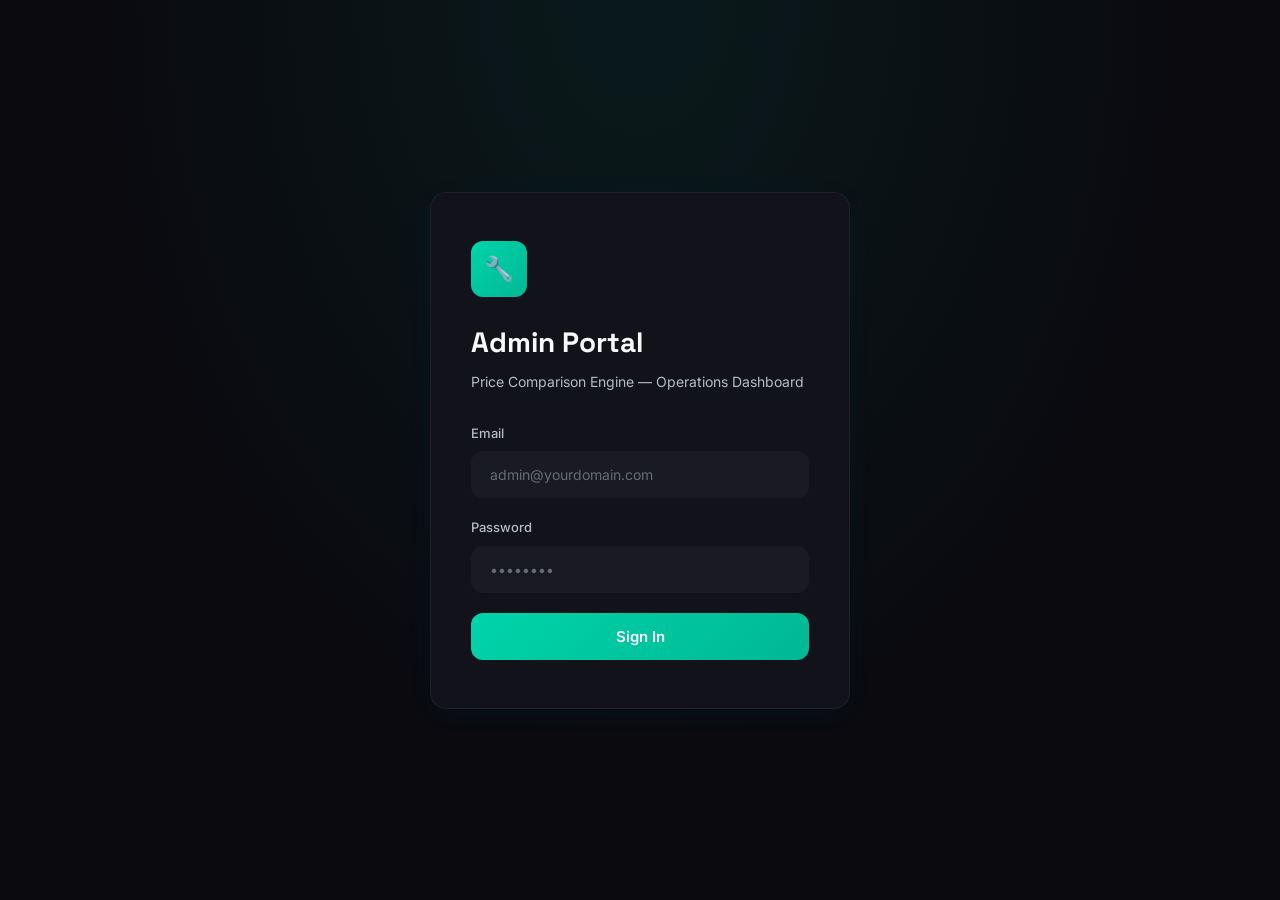
<file: app/frontend/admin/index.html>
<!DOCTYPE html>
<html lang="en">
<head>
  <meta charset="UTF-8">
  <meta name="viewport" content="width=device-width, initial-scale=1.0">
  <title>PCE Admin Panel</title>
  <link rel="stylesheet" href="admin.css">
  <link rel="preconnect" href="https://fonts.googleapis.com">
  <link href="https://fonts.googleapis.com/css2?family=Inter:wght@400;500;600;700&family=Space+Grotesk:wght@500;600;700&display=swap" rel="stylesheet">
</head>
<body>
  <div id="app">
    <!-- Login Screen -->
    <div id="login-view" class="view active">
      <div class="login-card">
        <div class="login-icon">🔧</div>
        <h1>Admin Portal</h1>
        <p class="login-subtitle">Price Comparison Engine — Operations Dashboard</p>
        <form id="login-form">
          <div class="field-group">
            <label>Email</label>
            <input type="email" id="login-email" placeholder="admin@yourdomain.com" required>
          </div>
          <div class="field-group">
            <label>Password</label>
            <input type="password" id="login-password" placeholder="••••••••" required>
          </div>
          <div id="login-error" class="error-banner hidden"></div>
          <button type="submit" id="login-btn" class="btn-primary">
            <span class="btn-text">Sign In</span>
            <span class="btn-spinner hidden">⟳</span>
          </button>
        </form>
      </div>
    </div>

    <!-- Main Dashboard -->
    <div id="dashboard-view" class="view">
      <!-- Sidebar -->
      <aside class="sidebar">
        <div class="sidebar-brand">
          <div class="brand-icon">⚡</div>
          <div class="brand-text">PCE Admin</div>
        </div>
        <nav class="sidebar-nav">
          <a href="#" class="nav-item active" data-page="review">
            <span class="nav-icon">📋</span>
            <span>Review Queue</span>
            <span id="badge-review" class="nav-badge hidden">0</span>
          </a>
          <a href="#" class="nav-item" data-page="compliance">
            <span class="nav-icon">⚖️</span>
            <span>Compliance</span>
          </a>
          <a href="#" class="nav-item" data-page="domains">
            <span class="nav-icon">🌐</span>
            <span>Domains</span>
          </a>
          <a href="#" class="nav-item" data-page="system">
            <span class="nav-icon">📊</span>
            <span>System</span>
          </a>
        </nav>
        <div class="sidebar-footer">
          <div class="user-pill">
            <span id="user-email">admin</span>
            <button id="logout-btn" class="btn-ghost" title="Logout">🚪</button>
          </div>
        </div>
      </aside>

      <!-- Content Area -->
      <main class="main-content">
        <!-- Top Bar -->
        <header class="top-bar">
          <h2 id="page-title">Review Queue</h2>
          <div class="top-actions">
            <button id="refresh-btn" class="btn-ghost" title="Refresh">🔄</button>
            <div class="api-status" id="api-status">
              <span class="status-dot online"></span>
              <span class="status-text">Online</span>
            </div>
          </div>
        </header>

        <!-- Pages -->
        <div class="page-container">
          <!-- Review Queue Page -->
          <div id="page-review" class="page active">
            <div class="toolbar">
              <div class="search-box">
                <span class="search-icon">🔍</span>
                <input type="text" id="review-search" placeholder="Search vendor or product...">
              </div>
              <div class="toolbar-actions">
                <button id="bulk-approve-btn" class="btn-success" disabled>
                  ✓ Approve Selected
                </button>
                <button id="bulk-reject-btn" class="btn-danger" disabled>
                  ✕ Reject Selected
                </button>
              </div>
            </div>
            <div id="review-empty" class="empty-state hidden">
              <div class="empty-icon">✅</div>
              <h3>Queue is Clear</h3>
              <p>All pending matches have been reviewed.</p>
            </div>
            <div id="review-list" class="review-list"></div>
          </div>

          <!-- Compliance Page -->
          <div id="page-compliance" class="page">
            <div class="compliance-grid">
              <div class="panel">
                <h3>Scraping Governance</h3>
                <div class="toggle-list">
                  <label class="toggle-row">
                    <span class="toggle-label">
                      <strong>Master Scraping Switch</strong>
                      <span class="toggle-desc">Enable/disable all scraping tasks globally</span>
                    </span>
                    <label class="switch">
                      <input type="checkbox" id="toggle-scraping">
                      <span class="slider"></span>
                    </label>
                  </label>
                  <label class="toggle-row">
                    <span class="toggle-label">
                      <strong>Enforce robots.txt</strong>
                      <span class="toggle-desc">Abort scrape if robots.txt disallows</span>
                    </span>
                    <label class="switch">
                      <input type="checkbox" id="toggle-robots">
                      <span class="slider"></span>
                    </label>
                  </label>
                  <label class="toggle-row">
                    <span class="toggle-label">
                      <strong>Domain Allowlist</strong>
                      <span class="toggle-desc">Only scrape explicitly allow-listed domains</span>
                    </span>
                    <label class="switch">
                      <input type="checkbox" id="toggle-allowlist">
                      <span class="slider"></span>
                    </label>
                  </label>
                </div>
              </div>
              <div class="panel">
                <h3>Rate Limits</h3>
                <div class="field-group">
                  <label>Default Scrape RPM (requests per minute)</label>
                  <input type="number" id="input-rpm" min="1" max="120" value="6">
                  <span class="field-hint">Recommended: 6 for polite scraping, 30 for aggressive</span>
                </div>
                <button id="save-compliance-btn" class="btn-primary">Save Settings</button>
                <div id="compliance-toast" class="toast hidden"></div>
              </div>
              <div class="panel panel-wide">
                <h3>Current Configuration</h3>
                <pre id="compliance-json" class="code-block">Loading...</pre>
              </div>
            </div>
          </div>

          <!-- Domains Page -->
          <div id="page-domains" class="page">
            <div class="toolbar">
              <div class="search-box">
                <span class="search-icon">🔍</span>
                <input type="text" id="domain-search" placeholder="Search domain or vendor...">
              </div>
            </div>
            <div class="table-container">
              <table class="data-table" id="domains-table">
                <thead>
                  <tr>
                    <th>Vendor</th>
                    <th>Domain</th>
                    <th>Active</th>
                    <th>Scraping</th>
                    <th>RPM</th>
                    <th>robots.txt</th>
                    <th>Selectors</th>
                    <th>Actions</th>
                  </tr>
                </thead>
                <tbody id="domains-tbody">
                  <tr><td colspan="8" class="table-loading">Loading domains...</td></tr>
                </tbody>
              </table>
            </div>
          </div>

          <!-- System Page -->
          <div id="page-system" class="page">
            <div class="system-grid">
              <div class="panel">
                <h3>API Health</h3>
                <div id="health-api" class="health-card">
                  <span class="health-status loading">Checking...</span>
                </div>
              </div>
              <div class="panel">
                <h3>Agent Orchestrator</h3>
                <div id="health-agents" class="health-card">
                  <span class="health-status loading">Checking...</span>
                </div>
              </div>
              <div class="panel panel-wide">
                <h3>Raw Health Response</h3>
                <pre id="health-raw" class="code-block">Loading...</pre>
              </div>
            </div>
          </div>
        </div>
      </main>
    </div>
  </div>

  <!-- Toast Container -->
  <div id="toast-container"></div>

  <script src="admin.js"></script>
</body>
</html>
</file>
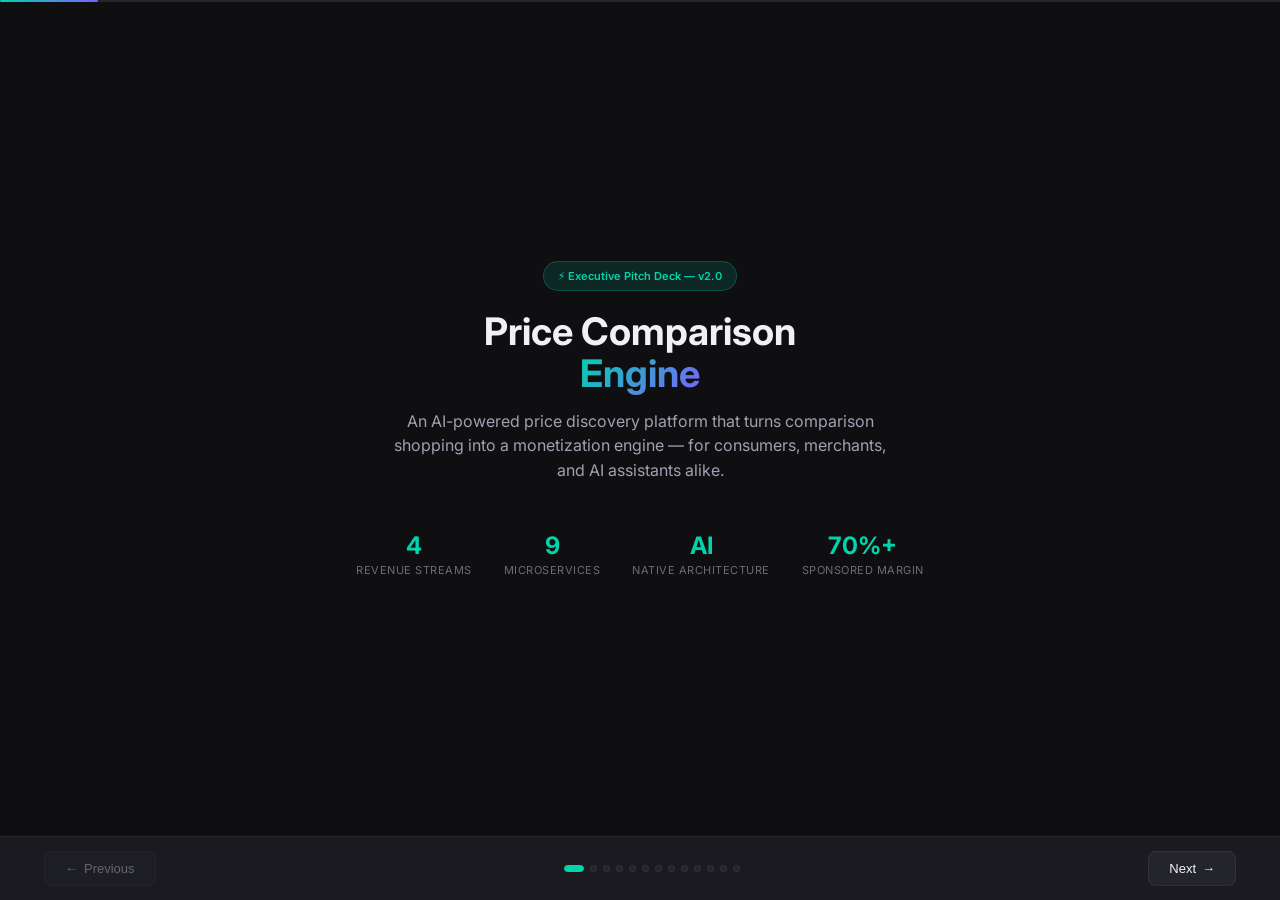
<file: docs/PCE_Executive_Pitch_Deck.html>
<!DOCTYPE html>
<html lang="en">
<head>
<meta charset="UTF-8">
<meta name="viewport" content="width=device-width, initial-scale=1.0">
<title>PCE Executive Pitch Deck</title>
<style>
  @import url('https://fonts.googleapis.com/css2?family=Inter:wght@400;500;600;700&display=swap');

  :root {
    --bg: #0f0f12;
    --surface: #1a1a20;
    --surface-elevated: #24242c;
    --border: rgba(255,255,255,0.06);
    --text-primary: #f0f0f5;
    --text-secondary: #a0a0b0;
    --text-muted: #6b6b7b;
    --accent: #00d4aa;
    --accent-dim: rgba(0,212,170,0.12);
    --accent-glow: rgba(0,212,170,0.25);
    --danger: #ff6b6b;
    --warning: #f0c040;
    --positive: #00d4aa;
    --purple: #7b61ff;
    --purple-dim: rgba(123,97,255,0.12);
  }

  * { box-sizing: border-box; margin: 0; padding: 0; }

  body {
    font-family: 'Inter', system-ui, -apple-system, sans-serif;
    background: var(--bg);
    color: var(--text-primary);
    min-height: 100vh;
    overflow: hidden;
  }

  .deck-container {
    display: flex;
    flex-direction: column;
    height: 100vh;
  }

  .slide {
    display: none;
    flex: 1;
    padding: 36px 44px;
    animation: fadeIn 0.5s ease-out;
    overflow-y: auto;
  }
  .slide.active { display: flex; flex-direction: column; }

  @keyframes fadeIn {
    from { opacity: 0; transform: translateY(16px); }
    to { opacity: 1; transform: translateY(0); }
  }

  @keyframes float {
    0%, 100% { transform: translateY(0); }
    50% { transform: translateY(-6px); }
  }

  @keyframes pulse {
    0%, 100% { opacity: 1; }
    50% { opacity: 0.5; }
  }

  .slide-header {
    display: flex;
    align-items: center;
    justify-content: space-between;
    margin-bottom: 28px;
    padding-bottom: 14px;
    border-bottom: 1px solid var(--border);
  }

  .slide-number {
    font-size: 11px;
    color: var(--text-muted);
    font-weight: 600;
    letter-spacing: 1px;
    text-transform: uppercase;
  }

  .slide-title {
    font-size: 26px;
    font-weight: 700;
    color: var(--text-primary);
    line-height: 1.2;
  }

  .slide-subtitle {
    font-size: 15px;
    color: var(--text-secondary);
    margin-top: 6px;
    line-height: 1.5;
  }

  .card-grid {
    display: grid;
    grid-template-columns: repeat(auto-fit, minmax(240px, 1fr));
    gap: 14px;
    margin-top: 20px;
  }

  .card {
    background: var(--surface);
    border: 1px solid var(--border);
    border-radius: 10px;
    padding: 20px;
    transition: all 0.25s ease;
  }
  .card:hover {
    border-color: var(--accent-glow);
    transform: translateY(-2px);
  }

  .card-icon {
    width: 40px;
    height: 40px;
    border-radius: 8px;
    display: flex;
    align-items: center;
    justify-content: center;
    font-size: 18px;
    margin-bottom: 12px;
  }

  .card-title {
    font-size: 14px;
    font-weight: 600;
    color: var(--text-primary);
    margin-bottom: 6px;
  }

  .card-desc {
    font-size: 12px;
    color: var(--text-secondary);
    line-height: 1.55;
  }

  .tag {
    display: inline-flex;
    align-items: center;
    gap: 5px;
    padding: 3px 8px;
    border-radius: 5px;
    font-size: 10px;
    font-weight: 600;
    letter-spacing: 0.3px;
  }
  .tag-accent { background: var(--accent-dim); color: var(--accent); }
  .tag-revenue { background: var(--purple-dim); color: #a78bfa; }
  .tag-ai { background: rgba(240,192,64,0.12); color: var(--warning); }
  .tag-live { background: var(--accent-dim); color: var(--positive); }

  .metric-row {
    display: flex;
    gap: 16px;
    margin-top: 20px;
    flex-wrap: wrap;
  }

  .metric {
    flex: 1;
    min-width: 140px;
    background: var(--surface);
    border: 1px solid var(--border);
    border-radius: 10px;
    padding: 20px;
    text-align: center;
  }

  .metric-value {
    font-size: 32px;
    font-weight: 700;
    color: var(--accent);
    line-height: 1;
  }

  .metric-label {
    font-size: 11px;
    color: var(--text-muted);
    margin-top: 6px;
    text-transform: uppercase;
    letter-spacing: 0.5px;
  }

  .timeline {
    position: relative;
    margin-top: 20px;
    padding-left: 24px;
  }

  .timeline::before {
    content: '';
    position: absolute;
    left: 6px;
    top: 0;
    bottom: 0;
    width: 2px;
    background: linear-gradient(to bottom, var(--accent), transparent);
    border-radius: 2px;
  }

  .timeline-item {
    position: relative;
    margin-bottom: 20px;
    padding-left: 18px;
  }

  .timeline-item::before {
    content: '';
    position: absolute;
    left: -22px;
    top: 3px;
    width: 9px;
    height: 9px;
    border-radius: 50%;
    background: var(--accent);
    box-shadow: 0 0 0 3px var(--accent-dim);
  }

  .timeline-item.past::before { background: var(--text-muted); box-shadow: 0 0 0 3px rgba(107,107,123,0.2); }
  .timeline-item.current::before { background: var(--warning); box-shadow: 0 0 0 3px rgba(240,192,64,0.2); animation: pulse 2s infinite; }

  .timeline-title { font-size: 14px; font-weight: 600; color: var(--text-primary); }
  .timeline-meta { font-size: 11px; color: var(--text-muted); margin-top: 2px; }
  .timeline-desc { font-size: 12px; color: var(--text-secondary); margin-top: 5px; line-height: 1.5; }

  .revenue-bar {
    display: flex;
    align-items: center;
    gap: 14px;
    margin-top: 10px;
    padding: 14px 18px;
    background: var(--surface);
    border: 1px solid var(--border);
    border-radius: 8px;
  }

  .revenue-bar-fill {
    flex: 1;
    height: 7px;
    background: var(--surface-elevated);
    border-radius: 4px;
    overflow: hidden;
  }

  .revenue-bar-inner {
    height: 100%;
    border-radius: 4px;
    transition: width 1s ease-out;
  }

  .revenue-amount {
    font-size: 14px;
    font-weight: 600;
    color: var(--text-primary);
    min-width: 70px;
    text-align: right;
  }

  .revenue-label {
    font-size: 12px;
    color: var(--text-secondary);
    min-width: 130px;
  }

  .usp-grid {
    display: grid;
    grid-template-columns: repeat(2, 1fr);
    gap: 14px;
    margin-top: 20px;
  }

  .usp-item {
    display: flex;
    gap: 14px;
    padding: 18px;
    background: var(--surface);
    border: 1px solid var(--border);
    border-radius: 10px;
  }

  .usp-number {
    width: 32px;
    height: 32px;
    border-radius: 8px;
    background: var(--accent-dim);
    color: var(--accent);
    display: flex;
    align-items: center;
    justify-content: center;
    font-size: 12px;
    font-weight: 700;
    flex-shrink: 0;
  }

  .usp-content h4 { font-size: 13px; font-weight: 600; color: var(--text-primary); margin-bottom: 3px; }
  .usp-content p { font-size: 11px; color: var(--text-secondary); line-height: 1.5; }

  .tech-stack {
    display: flex;
    flex-wrap: wrap;
    gap: 8px;
    margin-top: 16px;
  }

  .tech-pill {
    padding: 6px 12px;
    background: var(--surface-elevated);
    border: 1px solid var(--border);
    border-radius: 6px;
    font-size: 11px;
    color: var(--text-secondary);
    font-weight: 500;
  }

  .hero-section {
    text-align: center;
    padding: 48px 16px;
    flex: 1;
    display: flex;
    flex-direction: column;
    justify-content: center;
    align-items: center;
  }

  .hero-badge {
    display: inline-flex;
    align-items: center;
    gap: 6px;
    padding: 7px 14px;
    background: var(--accent-dim);
    border: 1px solid var(--accent-glow);
    border-radius: 100px;
    font-size: 11px;
    font-weight: 600;
    color: var(--accent);
    margin-bottom: 20px;
    animation: float 3s ease-in-out infinite;
  }

  .hero-title {
    font-size: 38px;
    font-weight: 700;
    color: var(--text-primary);
    line-height: 1.1;
    margin-bottom: 14px;
  }

  .hero-title span {
    background: linear-gradient(135deg, var(--accent), var(--purple));
    -webkit-background-clip: text;
    -webkit-text-fill-color: transparent;
    background-clip: text;
  }

  .hero-subtitle {
    font-size: 16px;
    color: var(--text-secondary);
    max-width: 520px;
    line-height: 1.55;
    margin-bottom: 32px;
  }

  .hero-stats {
    display: flex;
    gap: 32px;
    margin-top: 16px;
  }

  .hero-stat-value { font-size: 24px; font-weight: 700; color: var(--accent); }
  .hero-stat-label { font-size: 11px; color: var(--text-muted); margin-top: 3px; text-transform: uppercase; letter-spacing: 0.5px; }

  .problem-visual {
    display: flex;
    gap: 16px;
    margin-top: 28px;
    align-items: stretch;
  }

  .problem-card {
    flex: 1;
    padding: 24px;
    background: var(--surface);
    border: 1px solid var(--border);
    border-radius: 10px;
    text-align: center;
  }

  .problem-card .emoji { font-size: 36px; margin-bottom: 14px; display: block; }
  .problem-card h3 { font-size: 15px; font-weight: 600; color: var(--text-primary); margin-bottom: 6px; }
  .problem-card p { font-size: 12px; color: var(--text-secondary); line-height: 1.5; }

  .arrow-connector {
    display: flex;
    align-items: center;
    justify-content: center;
    color: var(--accent);
    font-size: 20px;
    font-weight: bold;
  }

  .solution-banner {
    background: linear-gradient(135deg, var(--accent-dim), var(--purple-dim));
    border: 1px solid var(--accent-glow);
    border-radius: 10px;
    padding: 20px 28px;
    margin-top: 20px;
    display: flex;
    align-items: center;
    gap: 16px;
  }

  .solution-banner .icon {
    width: 44px;
    height: 44px;
    background: var(--accent);
    border-radius: 10px;
    display: flex;
    align-items: center;
    justify-content: center;
    font-size: 22px;
    flex-shrink: 0;
  }

  .solution-banner h3 { font-size: 16px; font-weight: 600; color: var(--text-primary); margin-bottom: 3px; }
  .solution-banner p { font-size: 13px; color: var(--text-secondary); }

  .feature-showcase {
    display: grid;
    grid-template-columns: 1fr 1fr;
    gap: 16px;
    margin-top: 20px;
  }

  .feature-list {
    list-style: none;
    margin-top: 10px;
  }

  .feature-list li {
    display: flex;
    align-items: flex-start;
    gap: 8px;
    padding: 6px 0;
    font-size: 12px;
    color: var(--text-secondary);
    border-bottom: 1px solid var(--border);
  }
  .feature-list li:last-child { border-bottom: none; }
  .feature-list .check { color: var(--accent); font-weight: bold; flex-shrink: 0; margin-top: 1px; }

  .roi-table {
    width: 100%;
    border-collapse: collapse;
    margin-top: 16px;
    font-size: 12px;
  }

  .roi-table th {
    text-align: left;
    padding: 10px 14px;
    color: var(--text-muted);
    font-weight: 600;
    text-transform: uppercase;
    font-size: 10px;
    letter-spacing: 0.5px;
    border-bottom: 1px solid var(--border);
  }

  .roi-table td {
    padding: 12px 14px;
    color: var(--text-secondary);
    border-bottom: 1px solid var(--border);
  }

  .roi-table tr:hover td { background: var(--surface-elevated); }
  .roi-table .highlight { color: var(--accent); font-weight: 600; }

  .bottom-nav {
    display: flex;
    align-items: center;
    justify-content: space-between;
    padding: 14px 44px;
    background: var(--surface);
    border-top: 1px solid var(--border);
  }

  .nav-btn {
    padding: 9px 20px;
    border-radius: 8px;
    border: 1px solid var(--border);
    background: var(--surface-elevated);
    color: var(--text-primary);
    font-size: 13px;
    font-weight: 500;
    cursor: pointer;
    transition: all 0.2s ease;
    display: flex;
    align-items: center;
    gap: 6px;
  }
  .nav-btn:hover { border-color: var(--accent-glow); background: var(--accent-dim); }
  .nav-btn:disabled { opacity: 0.35; cursor: not-allowed; }

  .nav-dots { display: flex; gap: 6px; }

  .nav-dot {
    width: 7px;
    height: 7px;
    border-radius: 50%;
    background: var(--surface-elevated);
    border: 1px solid var(--border);
    cursor: pointer;
    transition: all 0.2s ease;
  }
  .nav-dot.active { background: var(--accent); border-color: var(--accent); width: 20px; border-radius: 4px; }

  .progress-bar { height: 2px; background: var(--surface-elevated); }
  .progress-fill { height: 100%; background: linear-gradient(90deg, var(--accent), var(--purple)); transition: width 0.35s ease; border-radius: 2px; }

  .two-col { display: grid; grid-template-columns: 1fr 1fr; gap: 16px; margin-top: 20px; }

  .info-box {
    background: var(--surface);
    border: 1px solid var(--border);
    border-radius: 10px;
    padding: 18px;
  }
  .info-box h4 { font-size: 13px; font-weight: 600; color: var(--text-primary); margin-bottom: 10px; display: flex; align-items: center; gap: 7px; }
  .info-box p, .info-box li { font-size: 12px; color: var(--text-secondary); line-height: 1.55; }
  .info-box ul { list-style: none; padding: 0; margin-top: 8px; }
  .info-box li { padding: 3px 0; padding-left: 14px; position: relative; }
  .info-box li::before { content: '—'; position: absolute; left: 0; color: var(--accent); }

  .phase-card {
    background: var(--surface);
    border: 1px solid var(--border);
    border-radius: 10px;
    padding: 20px;
    margin-top: 14px;
  }
  .phase-header { display: flex; align-items: center; justify-content: space-between; margin-bottom: 14px; }
  .phase-title { font-size: 14px; font-weight: 600; color: var(--text-primary); }
  .phase-duration { font-size: 11px; color: var(--text-muted); background: var(--surface-elevated); padding: 3px 10px; border-radius: 5px; }
  .phase-cost { font-size: 18px; font-weight: 700; color: var(--accent); margin-bottom: 10px; }
  .phase-items { display: flex; flex-wrap: wrap; gap: 6px; }
  .phase-item { padding: 5px 10px; background: var(--surface-elevated); border-radius: 5px; font-size: 11px; color: var(--text-secondary); }

  .ai-feature {
    display: flex;
    align-items: flex-start;
    gap: 14px;
    padding: 16px;
    background: var(--surface);
    border: 1px solid var(--border);
    border-radius: 10px;
    margin-top: 10px;
  }
  .ai-icon {
    width: 40px;
    height: 40px;
    border-radius: 8px;
    background: linear-gradient(135deg, var(--accent-dim), var(--purple-dim));
    display: flex;
    align-items: center;
    justify-content: center;
    font-size: 18px;
    flex-shrink: 0;
  }
  .ai-content h4 { font-size: 14px; font-weight: 600; color: var(--text-primary); margin-bottom: 3px; }
  .ai-content p { font-size: 12px; color: var(--text-secondary); line-height: 1.5; }

  @media (max-width: 768px) {
    .slide { padding: 20px; }
    .hero-title { font-size: 28px; }
    .usp-grid, .feature-showcase, .two-col { grid-template-columns: 1fr; }
    .problem-visual { flex-direction: column; }
    .arrow-connector { transform: rotate(90deg); padding: 8px 0; }
    .metric-row { flex-direction: column; }
    .bottom-nav { padding: 12px 20px; }
    .hero-stats { gap: 20px; flex-wrap: wrap; justify-content: center; }
  }
</style>
</head>
<body>
<div class="deck-container">
  <div class="progress-bar"><div class="progress-fill" id="progressFill" style="width:7.7%"></div></div>

  <!-- SLIDE 1: Cover -->
  <div class="slide active" data-slide="0">
    <div class="hero-section">
      <div class="hero-badge">&#9889; Executive Pitch Deck &mdash; v2.0</div>
      <h1 class="hero-title">Price Comparison<br><span>Engine</span></h1>
      <p class="hero-subtitle">An AI-powered price discovery platform that turns comparison shopping into a monetization engine &mdash; for consumers, merchants, and AI assistants alike.</p>
      <div class="hero-stats">
        <div class="hero-stat"><div class="hero-stat-value">4</div><div class="hero-stat-label">Revenue Streams</div></div>
        <div class="hero-stat"><div class="hero-stat-value">9</div><div class="hero-stat-label">Microservices</div></div>
        <div class="hero-stat"><div class="hero-stat-value">AI</div><div class="hero-stat-label">Native Architecture</div></div>
        <div class="hero-stat"><div class="hero-stat-value">70%+</div><div class="hero-stat-label">Sponsored Margin</div></div>
      </div>
    </div>
  </div>

  <!-- SLIDE 2: Problem -->
  <div class="slide" data-slide="1">
    <div class="slide-header">
      <div>
        <div class="slide-number">01 / The Problem</div>
        <h2 class="slide-title">Why Price Comparison Still Hurts</h2>
      </div>
    </div>
    <div class="problem-visual">
      <div class="problem-card">
        <span class="emoji">&#128269;</span>
        <h3>Fragmented Discovery</h3>
        <p>Shoppers open 8&ndash;12 tabs to compare prices. No single platform offers real-time, trustable price grids across all major vendors.</p>
      </div>
      <div class="arrow-connector">&rarr;</div>
      <div class="problem-card">
        <span class="emoji">&#128200;</span>
        <h3>Stale Data</h3>
        <p>Most aggregators update once a day. Flash sales, stock-outs, and price drops are missed &mdash; costing users real money.</p>
      </div>
      <div class="arrow-connector">&rarr;</div>
      <div class="problem-card">
        <span class="emoji">&#128176;</span>
        <h3>Zero Monetization</h3>
        <p>Scraped data is a commodity. Platforms bleed money on infrastructure without converting traffic into revenue.</p>
      </div>
    </div>
    <div class="solution-banner">
      <div class="icon">&#127919;</div>
      <div>
        <h3>PCE is the Solution</h3>
        <p>Real-time scraping every 5 minutes. AI-powered buy recommendations. Four revenue streams built in from day one. Not just a price list &mdash; a price <em>intelligence</em> platform.</p>
      </div>
    </div>
  </div>

  <!-- SLIDE 3: Product Overview -->
  <div class="slide" data-slide="2">
    <div class="slide-header">
      <div>
        <div class="slide-number">02 / Product Overview</div>
        <h2 class="slide-title">What PCE Actually Does</h2>
        <p class="slide-subtitle">Think of it as a Bloomberg Terminal for retail prices &mdash; built for consumers, merchants, and AI agents.</p>
      </div>
    </div>
    <div class="card-grid">
      <div class="card">
        <div class="card-icon" style="background:var(--accent-dim);color:var(--accent);">&#128241;</div>
        <div class="card-title">Consumer Mobile App</div>
        <div class="card-desc">Flutter cross-platform app with OCR receipt scanning, price history charts, watchlists, and AI buy-timing insights.</div>
      </div>
      <div class="card">
        <div class="card-icon" style="background:var(--purple-dim);color:#a78bfa;">&#128187;</div>
        <div class="card-title">Real-Time API Backend</div>
        <div class="card-desc">FastAPI server with 9 microservices. Scrapes prices every 5 min via Playwright browsers. Serves data to app, web, and partners.</div>
      </div>
      <div class="card">
        <div class="card-icon" style="background:rgba(240,192,64,0.12);color:var(--warning);">&#129302;</div>
        <div class="card-title">AI Intelligence Layer</div>
        <div class="card-desc">Vector embeddings find spec-equivalent cheaper alternatives. 90-day price history predicts "buy now" vs "wait" with confidence scores.</div>
      </div>
      <div class="card">
        <div class="card-icon" style="background:rgba(255,107,107,0.12);color:var(--danger);">&#128188;</div>
        <div class="card-title">Merchant B2B Console</div>
        <div class="card-desc">Dynamic repricing engine with circuit breakers. Merchants set rules; PCE auto-adjusts prices when competitors move &mdash; safely.</div>
      </div>
    </div>
    <div class="metric-row">
      <div class="metric"><div class="metric-value">5 min</div><div class="metric-label">Scrape Frequency</div></div>
      <div class="metric"><div class="metric-value">90 days</div><div class="metric-label">Price History</div></div>
      <div class="metric"><div class="metric-value">384-D</div><div class="metric-label">AI Vectors</div></div>
      <div class="metric"><div class="metric-value">9</div><div class="metric-label">Docker Services</div></div>
    </div>
  </div>

  <!-- SLIDE 4: Consumer Features -->
  <div class="slide" data-slide="3">
    <div class="slide-header">
      <div>
        <div class="slide-number">03 / Consumer Features</div>
        <h2 class="slide-title">The Shopper Experience</h2>
        <p class="slide-subtitle">Every feature designed to save money, build trust, and keep users coming back.</p>
      </div>
    </div>
    <div class="feature-showcase">
      <div class="card">
        <div style="display:flex;align-items:center;gap:10px;margin-bottom:12px;">
          <div class="card-icon" style="background:var(--accent-dim);color:var(--accent);margin:0;">&#128269;</div>
          <div><div class="card-title" style="margin:0;">Smart Search & Price Grid</div><span class="tag tag-live">Live</span></div>
        </div>
        <ul class="feature-list">
          <li><span class="check">&#10003;</span> Search across all vendors with fuzzy matching</li>
          <li><span class="check">&#10003;</span> Side-by-side price grid with stock status</li>
          <li><span class="check">&#10003;</span> Direct affiliate buy links (revenue stream #1)</li>
          <li><span class="check">&#10003;</span> Redis-cached results for instant response</li>
        </ul>
      </div>
      <div class="card">
        <div style="display:flex;align-items:center;gap:10px;margin-bottom:12px;">
          <div class="card-icon" style="background:rgba(240,192,64,0.12);color:var(--warning);margin:0;">&#128200;</div>
          <div><div class="card-title" style="margin:0;">Price History & Insights</div><span class="tag tag-ai">AI-Powered</span></div>
        </div>
        <ul class="feature-list">
          <li><span class="check">&#10003;</span> 30&ndash;365 day price trend charts</li>
          <li><span class="check">&#10003;</span> "Buy Now" vs "Wait" AI recommendation</li>
          <li><span class="check">&#10003;</span> Confidence scoring based on 90-day stats</li>
          <li><span class="check">&#10003;</span> Historical min / avg / median analysis</li>
        </ul>
      </div>
      <div class="card">
        <div style="display:flex;align-items:center;gap:10px;margin-bottom:12px;">
          <div class="card-icon" style="background:var(--purple-dim);color:#a78bfa;margin:0;">&#128203;</div>
          <div><div class="card-title" style="margin:0;">Watchlist & Alerts</div><span class="tag tag-live">Live</span></div>
        </div>
        <ul class="feature-list">
          <li><span class="check">&#10003;</span> Save products to personal watchlist</li>
          <li><span class="check">&#10003;</span> Email alerts when target price hits</li>
          <li><span class="check">&#10003;</span> Push notifications via Firebase FCM</li>
          <li><span class="check">&#10003;</span> One-tap remove when purchased</li>
        </ul>
      </div>
      <div class="card">
        <div style="display:flex;align-items:center;gap:10px;margin-bottom:12px;">
          <div class="card-icon" style="background:rgba(255,107,107,0.12);color:var(--danger);margin:0;">&#128247;</div>
          <div><div class="card-title" style="margin:0;">OCR Receipt Scanner</div><span class="tag tag-ai">AI-Powered</span></div>
        </div>
        <ul class="feature-list">
          <li><span class="check">&#10003;</span> Point camera at any receipt / invoice</li>
          <li><span class="check">&#10003;</span> Google ML Kit extracts amounts, dates, IDs</li>
          <li><span class="check">&#10003;</span> Auto-sync to cloud scan history</li>
          <li><span class="check">&#10003;</span> Track spending patterns over time</li>
        </ul>
      </div>
    </div>
  </div>

  <!-- SLIDE 5: Merchant B2B -->
  <div class="slide" data-slide="4">
    <div class="slide-header">
      <div>
        <div class="slide-number">04 / B2B Merchant Engine</div>
        <h2 class="slide-title">The Merchant Command Center</h2>
        <p class="slide-subtitle">PCE doesn't just show prices &mdash; it helps merchants <em>win</em> on price, automatically and safely.</p>
      </div>
    </div>
    <div class="two-col">
      <div class="info-box">
        <h4><span style="color:var(--accent);">&#9881;</span> Dynamic Repricing Rules</h4>
        <p>Merchants configure rules like <em>"undercut Amazon by Rs. 50, but never below my 15% margin floor."</em> PCE monitors competitor prices every 5 minutes and calculates the optimal counter-price instantly.</p>
        <ul><li>Undercut by fixed amount or percentage</li><li>Match competitor exactly</li><li>Respect MAP (Minimum Advertised Price) rules</li><li>Margin floor protection</li></ul>
      </div>
      <div class="info-box">
        <h4><span style="color:var(--warning);">&#128737;</span> Circuit Breaker Safety</h4>
        <p>A bad scrape or bug could crash a merchant's price to zero. The circuit breaker caps daily price drops at 10%, preventing catastrophic losses. Think of it as an airbag for pricing.</p>
        <ul><li>24-hour rolling window monitoring</li><li>Auto-caps price velocity</li><li>Full audit trail of every decision</li><li>Merchant override capability</li></ul>
      </div>
      <div class="info-box">
        <h4><span style="color:#a78bfa;">&#128279;</span> Auto Webhook Integration</h4>
        <p>When a competitor drops price, PCE evaluates the merchant's rules and instantly POSTs a recommended price to the merchant's e-commerce platform via secure webhook. Zero manual intervention.</p>
        <ul><li>Real-time webhook dispatch</li><li>JSON payload with reasoning</li><li>Auto-apply or manual review mode</li><li>Retry logic with exponential backoff</li></ul>
      </div>
      <div class="info-box">
        <h4><span style="color:var(--danger);">&#128221;</span> Audit & Compliance</h4>
        <p>Every price change, every scrape, every decision is logged. Merchants and admins get full transparency into why a price was set &mdash; essential for legal and financial audits.</p>
        <ul><li>Immutable price audit logs</li><li>Scraping compliance dashboard</li><li>robots.txt & domain allowlist checks</li><li>Rate limiting per domain</li></ul>
      </div>
    </div>
  </div>

  <!-- SLIDE 6: Tech Brain -->
  <div class="slide" data-slide="5">
    <div class="slide-header">
      <div>
        <div class="slide-number">05 / Technology Brain</div>
        <h2 class="slide-title">How It Works (Simplified)</h2>
        <p class="slide-subtitle">9 containerized services working in concert. No single point of failure. Built for scale.</p>
      </div>
    </div>
    <div style="display:grid;grid-template-columns:repeat(3,1fr);gap:14px;margin-top:20px;">
      <div class="card" style="text-align:center;">
        <div class="card-icon" style="background:var(--accent-dim);color:var(--accent);margin:0 auto 10px;">&#128187;</div>
        <div class="card-title">API Server</div>
        <div class="card-desc">FastAPI handles all requests. JWT-secured. CORS-protected. Prometheus metrics built-in.</div>
      </div>
      <div class="card" style="text-align:center;">
        <div class="card-icon" style="background:var(--purple-dim);color:#a78bfa;margin:0 auto 10px;">&#128451;</div>
        <div class="card-title">PostgreSQL + pgVector</div>
        <div class="card-desc">19 tables. Vector embeddings for AI search. Full-text search with triggers. 90-day price history.</div>
      </div>
      <div class="card" style="text-align:center;">
        <div class="card-icon" style="background:rgba(240,192,64,0.12);color:var(--warning);margin:0 auto 10px;">&#128736;</div>
        <div class="card-title">Redis Cache</div>
        <div class="card-desc">Sub-second search results. Celery message broker. Rate limiting. Session storage.</div>
      </div>
      <div class="card" style="text-align:center;">
        <div class="card-icon" style="background:rgba(255,107,107,0.12);color:var(--danger);margin:0 auto 10px;">&#128374;</div>
        <div class="card-title">Playwright Scraper</div>
        <div class="card-desc">Headless Chrome browsers. Compliance-first (robots.txt). International price parsing. Proxy support.</div>
      </div>
      <div class="card" style="text-align:center;">
        <div class="card-icon" style="background:var(--accent-dim);color:var(--accent);margin:0 auto 10px;">&#9889;</div>
        <div class="card-title">Celery Workers (x2)</div>
        <div class="card-desc">Default queue for scraping + emails. High-priority queue for push notifications + real-time feeds.</div>
      </div>
      <div class="card" style="text-align:center;">
        <div class="card-icon" style="background:var(--purple-dim);color:#a78bfa;margin:0 auto 10px;">&#128200;</div>
        <div class="card-title">Prometheus + Grafana</div>
        <div class="card-desc">Real-time dashboards. Uptime monitoring. Queue depth alerts. Business metrics visualization.</div>
      </div>
    </div>
    <div class="tech-stack">
      <span class="tech-pill">Python 3.11</span><span class="tech-pill">FastAPI</span><span class="tech-pill">PostgreSQL 16</span>
      <span class="tech-pill">pgVector</span><span class="tech-pill">Redis 7</span><span class="tech-pill">Celery</span>
      <span class="tech-pill">Playwright</span><span class="tech-pill">Docker</span><span class="tech-pill">Flutter</span>
      <span class="tech-pill">Firebase FCM</span><span class="tech-pill">Prometheus</span><span class="tech-pill">Grafana</span>
      <span class="tech-pill">Sentence-Transformers</span><span class="tech-pill">JWT Auth</span><span class="tech-pill">SendGrid</span>
    </div>
  </div>

  <!-- SLIDE 7: AI/ML -->
  <div class="slide" data-slide="6">
    <div class="slide-header">
      <div>
        <div class="slide-number">06 / AI & Machine Learning</div>
        <h2 class="slide-title">The Intelligence Layer</h2>
        <p class="slide-subtitle">PCE isn't just a database &mdash; it's a learning system that gets smarter with every price point.</p>
      </div>
    </div>
    <div class="ai-feature">
      <div class="ai-icon">&#129302;</div>
      <div class="ai-content">
        <h4>Buy Timing Prediction</h4>
        <p>Analyzes 90 days of historical price data to tell users "BUY NOW" or "WAIT" with confidence percentages. Uses statistical analysis (min, avg, median, percentile) &mdash; no black box. Transparent reasoning included.</p>
      </div>
    </div>
    <div class="ai-feature">
      <div class="ai-icon">&#128268;</div>
      <div class="ai-content">
        <h4>Spec-Equivalent Alternative Finder</h4>
        <p>Uses 384-dimensional vector embeddings (Sentence-Transformers) to find cheaper products with 75%+ spec similarity. Cross-brand recommendations that actually make sense.</p>
      </div>
    </div>
    <div class="ai-feature">
      <div class="ai-icon">&#128269;</div>
      <div class="ai-content">
        <h4>Hybrid Search (RRF)</h4>
        <p>Combines full-text search (PostgreSQL tsvector) with vector similarity (pgVector cosine distance) using Reciprocal Rank Fusion. Results are both keyword-accurate and semantically relevant.</p>
      </div>
    </div>
    <div class="ai-feature">
      <div class="ai-icon">&#128203;</div>
      <div class="ai-content">
        <h4>OCR Receipt Intelligence</h4>
        <p>Google ML Kit on-device OCR extracts invoice IDs, amounts, dates, and vendor names from physical receipts. No cloud OCR costs. Works offline. Privacy-first.</p>
      </div>
    </div>
    <div class="ai-feature">
      <div class="ai-icon">&#9881;</div>
      <div class="ai-content">
        <h4>Dynamic Pricing AI (B2B)</h4>
        <p>Evaluates merchant rules against live competitor data, applies circuit breakers, and recommends optimal prices. The AI respects human-set guardrails &mdash; it optimizes within boundaries, never overrides them.</p>
      </div>
    </div>
    <div style="margin-top:16px;padding:14px 18px;background:var(--surface);border:1px solid var(--border);border-radius:8px;">
      <p style="font-size:12px;color:var(--text-secondary);"><strong style="color:var(--accent);">AI-Proofing Strategy:</strong> Don't fight AI &mdash; become infrastructure AI depends on. Build PCE AI API for Perplexity/ChatGPT to call. Build merchant AI co-pilot for dynamic pricing. Focus on proprietary data AI can't replicate: conversion attribution, partner relationships, 90-day price history.</p>
    </div>
  </div>

  <!-- SLIDE 8: Revenue -->
  <div class="slide" data-slide="7">
    <div class="slide-header">
      <div>
        <div class="slide-number">07 / Revenue Models</div>
        <h2 class="slide-title">Four Streams, One Platform</h2>
        <p class="slide-subtitle">Diversified monetization means no single point of revenue failure. Each stream reinforces the others.</p>
      </div>
    </div>
    <div class="revenue-bar">
      <div class="revenue-label" style="min-width:170px;"><strong>1. Affiliate Commissions</strong></div>
      <div class="revenue-bar-fill"><div class="revenue-bar-inner" style="width:25%;background:var(--accent);"></div></div>
      <div class="revenue-amount">2.5% / sale</div>
    </div>
    <p style="font-size:11px;color:var(--text-muted);margin:3px 0 14px 184px;">Device-hash attribution. Every click tracked. Conversion webhooks from vendors. Zero leakage.</p>

    <div class="revenue-bar">
      <div class="revenue-label" style="min-width:170px;"><strong>2. Sponsored CPC</strong></div>
      <div class="revenue-bar-fill"><div class="revenue-bar-inner" style="width:70%;background:var(--purple);"></div></div>
      <div class="revenue-amount">70%+ margin</div>
    </div>
    <p style="font-size:11px;color:var(--text-muted);margin:3px 0 14px 184px;">Prepaid wallet system. Auction-based placement. Merchants bid for top spots. Daily budget caps.</p>

    <div class="revenue-bar">
      <div class="revenue-label" style="min-width:170px;"><strong>3. Partner Feed API</strong></div>
      <div class="revenue-bar-fill"><div class="revenue-bar-inner" style="width:45%;background:var(--warning);"></div></div>
      <div class="revenue-amount">Rs. 5K&ndash;1L/mo</div>
    </div>
    <p style="font-size:11px;color:var(--text-muted);margin:3px 0 14px 184px;">Tiered subscriptions. Tier 3 merchants push real-time inventory via API keys. Usage-based limits.</p>

    <div class="revenue-bar">
      <div class="revenue-label" style="min-width:170px;"><strong>4. PCE AI API (Future)</strong></div>
      <div class="revenue-bar-fill"><div class="revenue-bar-inner" style="width:15%;background:var(--danger);"></div></div>
      <div class="revenue-amount">TBD</div>
    </div>
    <p style="font-size:11px;color:var(--text-muted);margin:3px 0 0 184px;">Perplexity, ChatGPT, and other AI assistants call PCE for live price data. Revenue per API call.</p>

    <div class="metric-row" style="margin-top:28px;">
      <div class="metric"><div class="metric-value" style="font-size:24px;">Rs. 50L</div><div class="metric-label">Year 1 Revenue Target</div></div>
      <div class="metric"><div class="metric-value" style="font-size:24px;">Rs. 3Cr</div><div class="metric-label">Year 3 Revenue Target</div></div>
      <div class="metric"><div class="metric-value" style="font-size:24px;">40%</div><div class="metric-label">Blended Gross Margin</div></div>
    </div>
  </div>

  <!-- SLIDE 9: USP -->
  <div class="slide" data-slide="8">
    <div class="slide-header">
      <div>
        <div class="slide-number">08 / USP & Differentiators</div>
        <h2 class="slide-title">Why PCE Wins</h2>
        <p class="slide-subtitle">In a sea of price aggregators, these are the moats that matter.</p>
      </div>
    </div>
    <div class="usp-grid">
      <div class="usp-item">
        <div class="usp-number">01</div>
        <div class="usp-content">
          <h4>Real-Time, Not Yesterday</h4>
          <p>Scrapes every 5 minutes. Priority items every 15 minutes. Most competitors update once daily. PCE catches flash sales and stock-outs as they happen.</p>
        </div>
      </div>
      <div class="usp-item">
        <div class="usp-number">02</div>
        <div class="usp-content">
          <h4>AI-Native from Day One</h4>
          <p>Vector search, buy-timing predictions, and spec-equivalent alternatives aren't bolt-ons. They're core to the architecture. Competitors are still keyword-only.</p>
        </div>
      </div>
      <div class="usp-item">
        <div class="usp-number">03</div>
        <div class="usp-content">
          <h4>Monetization Engine, Not Just a List</h4>
          <p>Four revenue streams built in. Affiliate + CPC + API + future AI API. Most price sites are cost centers. PCE is a profit center.</p>
        </div>
      </div>
      <div class="usp-item">
        <div class="usp-number">04</div>
        <div class="usp-content">
          <h4>B2B Merchant Tools</h4>
          <p>Dynamic repricing with circuit breakers. No consumer price platform offers merchant-grade pricing intelligence. PCE serves both sides of the market.</p>
        </div>
      </div>
      <div class="usp-item">
        <div class="usp-number">05</div>
        <div class="usp-content">
          <h4>Compliance-First Scraping</h4>
          <p>robots.txt respect, domain allowlists, crawl delays, honest User-Agent. Legally defensible. Scalable without getting blocked or sued.</p>
        </div>
      </div>
      <div class="usp-item">
        <div class="usp-number">06</div>
        <div class="usp-content">
          <h4>Proprietary Data Moat</h4>
          <p>90-day price history, conversion attribution by device hash, partner feed relationships. Data that AI giants can't replicate without years of operation.</p>
        </div>
      </div>
    </div>
  </div>

  <!-- SLIDE 10: ROI -->
  <div class="slide" data-slide="9">
    <div class="slide-header">
      <div>
        <div class="slide-number">09 / ROI & Financials</div>
        <h2 class="slide-title">The Business Case</h2>
        <p class="slide-subtitle">Conservative projections based on Indian e-commerce market sizing and comparable platform benchmarks.</p>
      </div>
    </div>
    <table class="roi-table">
      <thead><tr><th>Metric</th><th>Year 1</th><th>Year 2</th><th>Year 3</th></tr></thead>
      <tbody>
        <tr><td>Monthly Active Users</td><td>50,000</td><td>300,000</td><td>1,000,000</td></tr>
        <tr><td>Products Tracked</td><td>25,000</td><td>150,000</td><td>500,000</td></tr>
        <tr><td>Affiliate Conversions / mo</td><td>2,500</td><td>18,000</td><td>70,000</td></tr>
        <tr><td>Avg. Order Value (AOV)</td><td>Rs. 3,500</td><td>Rs. 4,000</td><td>Rs. 4,500</td></tr>
        <tr><td>Affiliate Revenue (2.5%)</td><td class="highlight">Rs. 26L</td><td class="highlight">Rs. 2.16Cr</td><td class="highlight">Rs. 9.45Cr</td></tr>
        <tr><td>Sponsored CPC Revenue</td><td class="highlight">Rs. 12L</td><td class="highlight">Rs. 90L</td><td class="highlight">Rs. 3.5Cr</td></tr>
        <tr><td>Partner API Subscriptions</td><td class="highlight">Rs. 6L</td><td class="highlight">Rs. 36L</td><td class="highlight">Rs. 1.2Cr</td></tr>
        <tr><td><strong>Total Revenue</strong></td><td><strong>Rs. 44L</strong></td><td><strong>Rs. 3.42Cr</strong></td><td><strong>Rs. 14.15Cr</strong></td></tr>
        <tr><td>Operating Costs</td><td>Rs. 38L</td><td>Rs. 1.8Cr</td><td>Rs. 5.5Cr</td></tr>
        <tr><td><strong>Net Profit</strong></td><td><strong style="color:var(--accent);">Rs. 6L</strong></td><td><strong style="color:var(--accent);">Rs. 1.62Cr</strong></td><td><strong style="color:var(--accent);">Rs. 8.65Cr</strong></td></tr>
      </tbody>
    </table>
    <div style="margin-top:16px;padding:14px 18px;background:var(--surface);border:1px solid var(--border);border-radius:8px;">
      <p style="font-size:12px;color:var(--text-secondary);"><strong style="color:var(--accent);">Seed Ask:</strong> Rs. 1.5Cr for 18-month runway. Covers cloud infrastructure, 3-engineer team, compliance legal, and initial merchant acquisition. Break-even projected at Month 14 with conservative conversion assumptions.</p>
    </div>
  </div>

  <!-- SLIDE 11: Roadmap -->
  <div class="slide" data-slide="10">
    <div class="slide-header">
      <div>
        <div class="slide-number">10 / Roadmap & Milestones</div>
        <h2 class="slide-title">The Journey Ahead</h2>
        <p class="slide-subtitle">From MVP to market leader in 4 phases. Each phase unlocks a new revenue stream.</p>
      </div>
    </div>
    <div class="timeline">
      <div class="timeline-item past">
        <div class="timeline-title">Phase 0: Foundation (Completed)</div>
        <div class="timeline-meta">Months 1&ndash;3 &middot; Investment: Rs. 15L</div>
        <div class="timeline-desc">Core scraper, PostgreSQL schema, FastAPI backend, Flutter app skeleton, Docker infrastructure, JWT auth, basic search & price grid.</div>
      </div>
      <div class="timeline-item current">
        <div class="timeline-title">Phase 1: Monetization Launch (Current)</div>
        <div class="timeline-meta">Months 4&ndash;6 &middot; Investment: Rs. 25L</div>
        <div class="timeline-desc">Affiliate click tracking, sponsored CPC engine, merchant wallets, partner feed API, push notifications (FCM), watchlists, price drop alerts. First 5 merchant partners onboarded.</div>
      </div>
      <div class="timeline-item">
        <div class="timeline-title">Phase 2: AI & Scale</div>
        <div class="timeline-meta">Months 7&ndash;12 &middot; Investment: Rs. 40L</div>
        <div class="timeline-desc">Buy-timing AI v2, merchant AI co-pilot, OCR receipt v2 with spending analytics, 50K MAU target, 10 merchant API partners, Perplexity/ChatGPT API integration (revenue stream #4).</div>
      </div>
      <div class="timeline-item">
        <div class="timeline-title">Phase 3: Market Dominance</div>
        <div class="timeline-meta">Months 13&ndash;24 &middot; Investment: Rs. 70L</div>
        <div class="timeline-desc">300K MAU, 500K products, white-label B2B offering for retailers, international vendor expansion (US/EU), Series A preparation at Rs. 15Cr ARR run-rate.</div>
      </div>
    </div>
  </div>

  <!-- SLIDE 12: Release Plan -->
  <div class="slide" data-slide="11">
    <div class="slide-header">
      <div>
        <div class="slide-number">11 / Release Plan</div>
        <h2 class="slide-title">What Ships When</h2>
        <p class="slide-subtitle">Tactical release schedule for the next 12 months. Each release is a revenue milestone.</p>
      </div>
    </div>
    <div class="phase-card">
      <div class="phase-header">
        <span class="phase-title">&#127881; Release 2.0 &mdash; "Monetization" (Month 4&ndash;5)</span>
        <span class="phase-duration">6 weeks</span>
      </div>
      <div class="phase-cost">Rs. 8L budget</div>
      <div class="phase-items">
        <span class="phase-item">Affiliate tracking dashboard</span>
        <span class="phase-item">Sponsored CPC auction</span>
        <span class="phase-item">Merchant wallet + prepaid credits</span>
        <span class="phase-item">Partner feed API (Tier 3)</span>
        <span class="phase-item">FCM push notifications</span>
        <span class="phase-item">Watchlist v1</span>
      </div>
    </div>
    <div class="phase-card">
      <div class="phase-header">
        <span class="phase-title">&#129302; Release 2.1 &mdash; "Intelligence" (Month 6&ndash;8)</span>
        <span class="phase-duration">10 weeks</span>
      </div>
      <div class="phase-cost">Rs. 12L budget</div>
      <div class="phase-items">
        <span class="phase-item">AI buy-timing v2 (ML model)</span>
        <span class="phase-item">Spec-equivalent alternatives</span>
        <span class="phase-item">OCR receipt spending analytics</span>
        <span class="phase-item">Merchant repricing webhooks</span>
        <span class="phase-item">Circuit breaker v2</span>
        <span class="phase-item">Grafana business dashboards</span>
      </div>
    </div>
    <div class="phase-card">
      <div class="phase-header">
        <span class="phase-title">&#127758; Release 2.2 &mdash; "Platform" (Month 9&ndash;12)</span>
        <span class="phase-duration">12 weeks</span>
      </div>
      <div class="phase-cost">Rs. 18L budget</div>
      <div class="phase-items">
        <span class="phase-item">PCE AI Public API</span>
        <span class="phase-item">ChatGPT/Perplexity plugin</span>
        <span class="phase-item">White-label B2B embed</span>
        <span class="phase-item">iOS App Store launch</span>
        <span class="phase-item">International vendor support</span>
        <span class="phase-item">Advanced analytics for merchants</span>
      </div>
    </div>
  </div>

  <!-- SLIDE 13: Closing -->
  <div class="slide" data-slide="12">
    <div class="hero-section">
      <div class="hero-badge">&#127942; The Ask</div>
      <h1 class="hero-title" style="font-size:32px;">Rs. 1.5Cr Seed<br><span>for 18 Months</span></h1>
      <p class="hero-subtitle" style="max-width:520px;">PCE is not a price comparison website. It is a <strong>price intelligence infrastructure</strong> that consumers love, merchants pay for, and AI assistants depend on. The code is built. The monetization is live. We need capital to scale.</p>
      <div class="hero-stats" style="margin-top:32px;">
        <div class="hero-stat"><div class="hero-stat-value">14</div><div class="hero-stat-label">Months to Break-Even</div></div>
        <div class="hero-stat"><div class="hero-stat-value">40%</div><div class="hero-stat-label">Blended Margin</div></div>
        <div class="hero-stat"><div class="hero-stat-value">4x</div><div class="hero-stat-label">Revenue Streams</div></div>
        <div class="hero-stat"><div class="hero-stat-value">AI</div><div class="hero-stat-label">Future-Proof</div></div>
      </div>
      <div style="margin-top:40px;padding:18px 28px;background:var(--surface);border:1px solid var(--border);border-radius:10px;max-width:460px;">
        <p style="font-size:13px;color:var(--text-secondary);text-align:center;line-height:1.6;"><strong style="color:var(--accent);">Next Step:</strong> Deep-dive technical demo + merchant pilot results.<br>Contact: <span style="color:var(--text-primary);">founders@pce.io</span></p>
      </div>
    </div>
  </div>

  <!-- NAVIGATION -->
  <div class="bottom-nav">
    <button class="nav-btn" id="prevBtn" onclick="changeSlide(-1)"><span>&#8592;</span> Previous</button>
    <div class="nav-dots" id="navDots"></div>
    <button class="nav-btn" id="nextBtn" onclick="changeSlide(1)">Next <span>&#8594;</span></button>
  </div>
</div>

<script>
(function(){
  let currentSlide = 0;
  const totalSlides = 13;

  function initDots() {
    const container = document.getElementById('navDots');
    container.innerHTML = '';
    for (let i = 0; i < totalSlides; i++) {
      const dot = document.createElement('div');
      dot.className = 'nav-dot' + (i === 0 ? ' active' : '');
      dot.onclick = function() { goToSlide(i); };
      container.appendChild(dot);
    }
  }

  function updateUI() {
    document.querySelectorAll('.slide').forEach((s, i) => {
      s.classList.toggle('active', i === currentSlide);
    });
    document.querySelectorAll('.nav-dot').forEach((d, i) => {
      d.classList.toggle('active', i === currentSlide);
    });
    document.getElementById('prevBtn').disabled = currentSlide === 0;
    document.getElementById('nextBtn').disabled = currentSlide === totalSlides - 1;
    document.getElementById('progressFill').style.width = ((currentSlide + 1) / totalSlides * 100) + '%';
  }

  window.changeSlide = function(dir) {
    const next = currentSlide + dir;
    if (next >= 0 && next < totalSlides) {
      currentSlide = next;
      updateUI();
    }
  };

  window.goToSlide = function(n) {
    currentSlide = n;
    updateUI();
  };

  document.addEventListener('keydown', function(e) {
    if (e.key === 'ArrowRight') window.changeSlide(1);
    if (e.key === 'ArrowLeft') window.changeSlide(-1);
  });

  initDots();
  updateUI();
})();
</script>
</body>
</html>
</file>
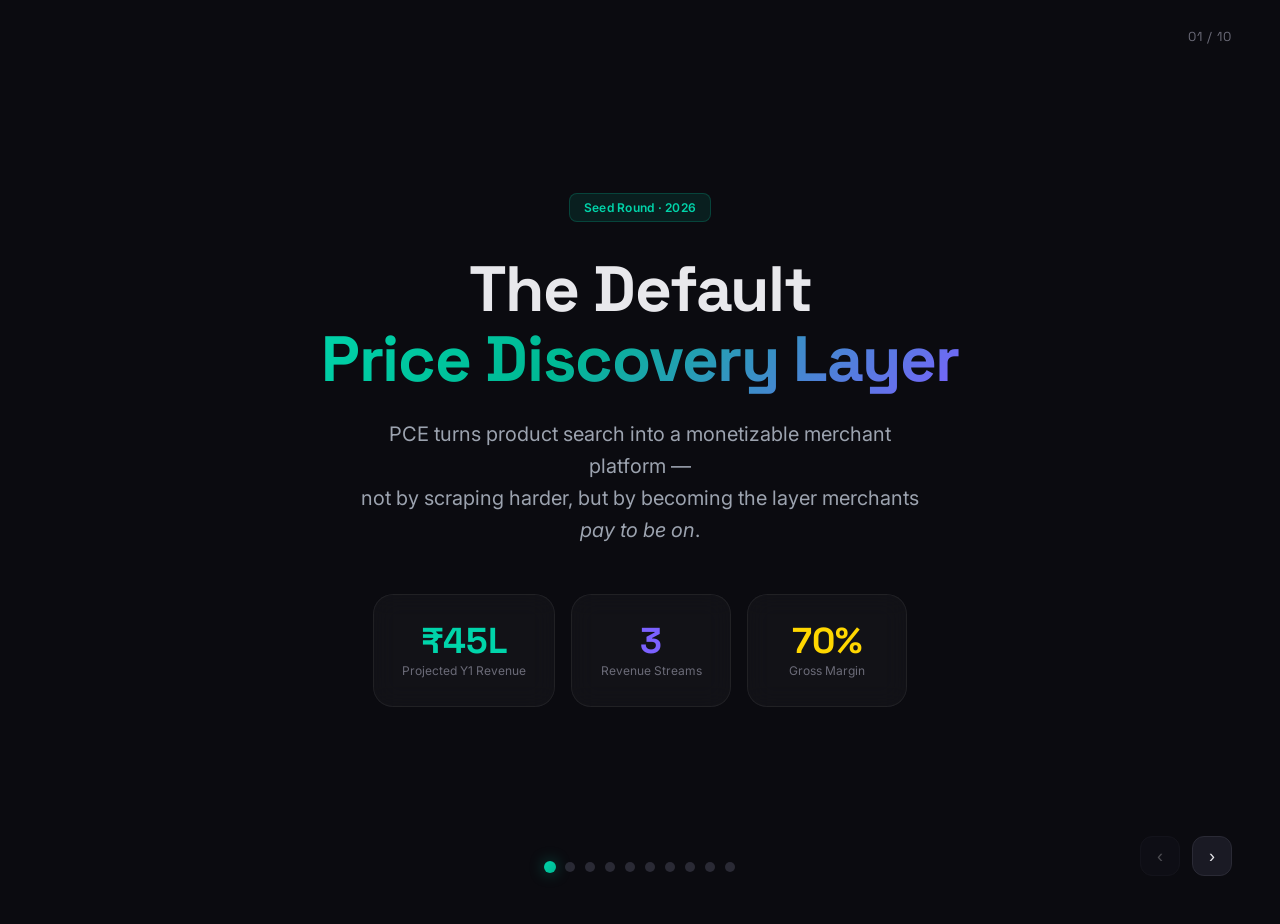
<file: docs/PCE_Investor_Pitch_Deck.html>
<!DOCTYPE html>
<html lang="en">
<head>
<meta charset="UTF-8">
<meta name="viewport" content="width=device-width, initial-scale=1.0">
<title>PCE — Investor Pitch Deck</title>
<link href="https://fonts.googleapis.com/css2?family=Inter:wght@300;400;500;600;700;800&family=Space+Grotesk:wght@400;500;600;700&display=swap" rel="stylesheet">
<style>
*{margin:0;padding:0;box-sizing:border-box;}
body{background:#0B0B10;color:#E8E8EC;font-family:'Inter',system-ui,-apple-system,sans-serif;overflow:hidden;height:100vh;width:100vw;}
.slide{position:absolute;inset:0;display:flex;flex-direction:column;align-items:center;justify-content:center;padding:48px 64px;opacity:0;pointer-events:none;transition:opacity .6s cubic-bezier(.4,0,.2,1),transform .6s cubic-bezier(.4,0,.2,1);transform:translateY(24px);}
.slide.active{opacity:1;pointer-events:auto;transform:translateY(0);}
.slide-number{position:absolute;top:28px;right:48px;font-family:'Space Grotesk',sans-serif;font-size:13px;color:#6B6B78;letter-spacing:.08em;text-transform:uppercase;}
.nav-dots{position:absolute;bottom:28px;left:50%;transform:translateX(-50%);display:flex;gap:10px;z-index:50;}
.nav-dot{width:10px;height:10px;border-radius:50%;background:#2A2A35;cursor:pointer;transition:all .3s;}
.nav-dot.active{background:linear-gradient(135deg,#00D4AA,#00B894);box-shadow:0 0 12px rgba(0,212,170,.4);transform:scale(1.2);}
.nav-arrows{position:absolute;bottom:24px;right:48px;display:flex;gap:12px;z-index:50;}
.nav-btn{width:40px;height:40px;border-radius:12px;background:#1A1A24;border:1px solid #2A2A35;color:#E8E8EC;display:flex;align-items:center;justify-content:center;cursor:pointer;transition:all .2s;font-size:18px;}
.nav-btn:hover{background:#252530;border-color:#3A3A48;}
.nav-btn:disabled{opacity:.3;cursor:not-allowed;}
.gradient-text{background:linear-gradient(135deg,#00D4AA 0%,#00B894 40%,#7B61FF 100%);-webkit-background-clip:text;-webkit-text-fill-color:transparent;background-clip:text;}
.glass-card{background:rgba(255,255,255,.03);border:1px solid rgba(255,255,255,.06);border-radius:20px;padding:28px;backdrop-filter:blur(12px);}
.glow-green{box-shadow:0 0 40px rgba(0,212,170,.08);}
.glow-purple{box-shadow:0 0 40px rgba(123,97,255,.08);}
.stat-value{font-family:'Space Grotesk',sans-serif;font-weight:700;line-height:1;}
.tag{display:inline-flex;align-items:center;gap:6px;padding:6px 14px;border-radius:8px;font-size:12px;font-weight:600;letter-spacing:.02em;}
.tag-green{background:rgba(0,212,170,.1);color:#00D4AA;border:1px solid rgba(0,212,170,.2);}
.tag-gold{background:rgba(255,215,0,.1);color:#FFD700;border:1px solid rgba(255,215,0,.2);}
.tag-purple{background:rgba(123,97,255,.1);color:#A78BFA;border:1px solid rgba(123,97,255,.2);}
.revenue-card{position:relative;overflow:hidden;}
.revenue-card::before{content:'';position:absolute;top:0;left:0;right:0;height:2px;background:linear-gradient(90deg,transparent,var(--accent),transparent);opacity:.6;}
.flywheel-item{position:relative;padding-left:24px;}
.flywheel-item::before{content:'';position:absolute;left:0;top:8px;width:10px;height:10px;border-radius:50%;background:var(--accent);box-shadow:0 0 12px var(--accent-glow);}
.timeline-line{position:absolute;left:15px;top:0;bottom:0;width:2px;background:linear-gradient(180deg,#00D4AA,#7B61FF);opacity:.3;}
@keyframes float{0%,100%{transform:translateY(0);}50%{transform:translateY(-8px);}}
.float{animation:float 4s ease-in-out infinite;}
@keyframes pulse-glow{0%,100%{box-shadow:0 0 20px rgba(0,212,170,.15);}50%{box-shadow:0 0 40px rgba(0,212,170,.3);}}
.pulse-glow{animation:pulse-glow 3s ease-in-out infinite;}
table{width:100%;border-collapse:collapse;font-size:14px;}
th,td{padding:14px 20px;text-align:left;border-bottom:1px solid rgba(255,255,255,.06);}
th{font-weight:600;color:#9CA3AF;background:rgba(255,255,255,.03);}
td{color:#E8E8EC;}
</style>
</head>
<body>

<!-- SLIDE 1: TITLE -->
<div class="slide active" data-index="0">
  <div style="text-align:center;max-width:800px;">
    <div class="tag tag-green" style="margin-bottom:32px;">Seed Round · 2026</div>
    <h1 style="font-family:'Space Grotesk',sans-serif;font-size:64px;font-weight:700;line-height:1.1;margin-bottom:24px;letter-spacing:-.02em;">
      The Default<br><span class="gradient-text">Price Discovery Layer</span>
    </h1>
    <p style="font-size:20px;color:#9CA3AF;line-height:1.6;max-width:560px;margin:0 auto 48px;">
      PCE turns product search into a monetizable merchant platform —<br>
      not by scraping harder, but by becoming the layer merchants <em>pay to be on</em>.
    </p>
    <div style="display:flex;gap:16px;justify-content:center;flex-wrap:wrap;">
      <div class="glass-card" style="min-width:160px;text-align:center;">
        <div class="stat-value" style="font-size:36px;color:#00D4AA;">₹45L</div>
        <div style="font-size:12px;color:#6B6B78;margin-top:4px;">Projected Y1 Revenue</div>
      </div>
      <div class="glass-card" style="min-width:160px;text-align:center;">
        <div class="stat-value" style="font-size:36px;color:#7B61FF;">3</div>
        <div style="font-size:12px;color:#6B6B78;margin-top:4px;">Revenue Streams</div>
      </div>
      <div class="glass-card" style="min-width:160px;text-align:center;">
        <div class="stat-value" style="font-size:36px;color:#FFD700;">70%</div>
        <div style="font-size:12px;color:#6B6B78;margin-top:4px;">Gross Margin</div>
      </div>
    </div>
  </div>
  <div class="slide-number">01 / 10</div>
</div>

<!-- SLIDE 2: THE PROBLEM -->
<div class="slide" data-index="1">
  <div style="width:100%;max-width:1000px;">
    <div class="tag tag-purple" style="margin-bottom:20px;">The Problem</div>
    <h2 style="font-family:'Space Grotesk',sans-serif;font-size:42px;font-weight:700;margin-bottom:40px;letter-spacing:-.01em;">
      Scraping is a <span style="color:#EF4444;">race to the bottom</span>
    </h2>
    <div style="display:grid;grid-template-columns:repeat(3,1fr);gap:20px;">
      <div class="glass-card" style="--accent:#EF4444;--accent-glow:rgba(239,68,68,.3);">
        <div style="font-size:48px;margin-bottom:16px;">📉</div>
        <h3 style="font-size:18px;font-weight:600;margin-bottom:8px;">Commodity Data</h3>
        <p style="font-size:14px;color:#9CA3AF;line-height:1.6;">Every price comparison site scrapes the same websites. Data freshness is measured in hours, not seconds. No differentiation.</p>
      </div>
      <div class="glass-card" style="--accent:#F59E0B;--accent-glow:rgba(245,158,11,.3);">
        <div style="font-size:48px;margin-bottom:16px;">💸</div>
        <h3 style="font-size:18px;font-weight:600;margin-bottom:8px;">Ad-Dependent</h3>
        <p style="font-size:14px;color:#9CA3AF;line-height:1.6;">Display ads on scraped data pay ₹2-5 CPM. You need millions of pageviews to survive. Merchants see you as a cost, not a channel.</p>
      </div>
      <div class="glass-card" style="--accent:#7B61FF;--accent-glow:rgba(123,97,255,.3);">
        <div style="font-size:48px;margin-bottom:16px;">🔓</div>
        <h3 style="font-size:18px;font-weight:600;margin-bottom:8px;">No Attribution</h3>
        <p style="font-size:14px;color:#9CA3AF;line-height:1.6;">When a user clicks "Buy Now" and purchases, the comparison site gets zero credit. Merchants can't measure ROI, so they won't pay.</p>
      </div>
    </div>
    <div class="glass-card glow-purple" style="margin-top:24px;padding:20px 28px;display:flex;align-items:center;gap:20px;">
      <div style="font-size:32px;">💡</div>
      <div>
        <div style="font-weight:600;margin-bottom:4px;">The Insight</div>
        <div style="font-size:14px;color:#9CA3AF;">The real money isn't in scraping — it's in becoming the <strong style="color:#E8E8EC;">default discovery layer</strong> that merchants pay to be on.</div>
      </div>
    </div>
  </div>
  <div class="slide-number">02 / 10</div>
</div>

<!-- SLIDE 3: THE SOLUTION -->
<div class="slide" data-index="2">
  <div style="width:100%;max-width:1000px;">
    <div class="tag tag-green" style="margin-bottom:20px;">The Solution</div>
    <h2 style="font-family:'Space Grotesk',sans-serif;font-size:42px;font-weight:700;margin-bottom:16px;">
      PCE: <span class="gradient-text">Three Revenue Streams</span>
    </h2>
    <p style="font-size:16px;color:#9CA3AF;margin-bottom:40px;max-width:640px;">We don't just compare prices. We track every click, attribute every conversion, and let merchants bid for placement — turning search into a marketplace.</p>
    <div style="display:grid;grid-template-columns:repeat(3,1fr);gap:20px;">
      <div class="glass-card revenue-card" style="--accent:#00D4AA;display:flex;flex-direction:column;gap:16px;">
        <div style="display:flex;align-items:center;gap:10px;">
          <div style="width:40px;height:40px;border-radius:12px;background:linear-gradient(135deg,#00D4AA,#00B894);display:flex;align-items:center;justify-content:center;font-size:18px;">🔗</div>
          <div>
            <div style="font-size:11px;color:#6B6B78;text-transform:uppercase;letter-spacing:.08em;">Revenue Stream 1</div>
            <div style="font-weight:700;font-size:16px;">Affiliate Commissions</div>
          </div>
        </div>
        <div style="font-size:14px;color:#9CA3AF;line-height:1.6;">Every "Buy Now" click is tracked with device fingerprinting. We prove we drove the sale. Merchants pay <strong style="color:#E8E8EC;">2.5% per conversion</strong>.</div>
        <div style="margin-top:auto;padding-top:16px;border-top:1px solid rgba(255,255,255,.06);">
          <div style="font-size:28px;font-weight:700;color:#00D4AA;font-family:'Space Grotesk',sans-serif;">₹3-5L<span style="font-size:14px;color:#6B6B78;font-weight:400;">/mo</span></div>
          <div style="font-size:12px;color:#6B6B78;">at 50K MAU</div>
        </div>
      </div>
      <div class="glass-card revenue-card" style="--accent:#FFD700;display:flex;flex-direction:column;gap:16px;">
        <div style="display:flex;align-items:center;gap:10px;">
          <div style="width:40px;height:40px;border-radius:12px;background:linear-gradient(135deg,#FFD700,#F59E0B);display:flex;align-items:center;justify-content:center;font-size:18px;">🏆</div>
          <div>
            <div style="font-size:11px;color:#6B6B78;text-transform:uppercase;letter-spacing:.08em;">Revenue Stream 2</div>
            <div style="font-weight:700;font-size:16px;">Sponsored CPC</div>
          </div>
        </div>
        <div style="font-size:14px;color:#9CA3AF;line-height:1.6;">Merchants bid for top placement in search results. <strong style="color:#E8E8EC;">Prepaid wallet</strong> auto-debits per click. Daily budget caps prevent overspend.</div>
        <div style="margin-top:auto;padding-top:16px;border-top:1px solid rgba(255,255,255,.06);">
          <div style="font-size:28px;font-weight:700;color:#FFD700;font-family:'Space Grotesk',sans-serif;">₹10-30L<span style="font-size:14px;color:#6B6B78;font-weight:400;">/mo</span></div>
          <div style="font-size:12px;color:#6B6B78;">at 100 merchant accounts</div>
        </div>
      </div>
      <div class="glass-card revenue-card" style="--accent:#7B61FF;display:flex;flex-direction:column;gap:16px;">
        <div style="display:flex;align-items:center;gap:10px;">
          <div style="width:40px;height:40px;border-radius:12px;background:linear-gradient(135deg,#7B61FF,#A78BFA);display:flex;align-items:center;justify-content:center;font-size:18px;">⚡</div>
          <div>
            <div style="font-size:11px;color:#6B6B78;text-transform:uppercase;letter-spacing:.08em;">Revenue Stream 3</div>
            <div style="font-weight:700;font-size:16px;">Partner Feed API</div>
          </div>
        </div>
        <div style="font-size:14px;color:#9CA3AF;line-height:1.6;">Merchants push real-time prices via API instead of us scraping them. <strong style="color:#E8E8EC;">Fresher data = moat.</strong> Subscription tiers from ₹5K-₹1L/month.</div>
        <div style="margin-top:auto;padding-top:16px;border-top:1px solid rgba(255,255,255,.06);">
          <div style="font-size:28px;font-weight:700;color:#7B61FF;font-family:'Space Grotesk',sans-serif;">₹5-10L<span style="font-size:14px;color:#6B6B78;font-weight:400;">/mo</span></div>
          <div style="font-size:12px;color:#6B6B78;">at 50 partner merchants</div>
        </div>
      </div>
    </div>
  </div>
  <div class="slide-number">03 / 10</div>
</div>

<!-- SLIDE 4: THE PRODUCT -->
<div class="slide" data-index="3">
  <div style="width:100%;max-width:1000px;">
    <div class="tag tag-purple" style="margin-bottom:20px;">The Product</div>
    <h2 style="font-family:'Space Grotesk',sans-serif;font-size:42px;font-weight:700;margin-bottom:40px;">How it works</h2>
    <div style="display:flex;gap:32px;align-items:stretch;">
      <div style="flex:1;">
        <div style="font-size:12px;text-transform:uppercase;letter-spacing:.1em;color:#6B6B78;margin-bottom:20px;font-weight:600;">User Journey</div>
        <div style="position:relative;padding-left:32px;">
          <div class="timeline-line"></div>
          <div class="flywheel-item" style="margin-bottom:28px;">
            <div style="font-weight:600;margin-bottom:4px;">Search</div>
            <div style="font-size:13px;color:#9CA3AF;">User searches "iPhone 15" — sees organic + sponsored results blended</div>
          </div>
          <div class="flywheel-item" style="margin-bottom:28px;">
            <div style="font-weight:600;margin-bottom:4px;">Compare</div>
            <div style="font-size:13px;color:#9CA3AF;">Real-time prices from partner feeds + scraped data. Gold "Sponsored" badge on paid listings.</div>
          </div>
          <div class="flywheel-item" style="margin-bottom:28px;">
            <div style="font-weight:600;margin-bottom:4px;">Track</div>
            <div style="font-size:13px;color:#9CA3AF;">Add to watchlist. Push notification when price drops below target.</div>
          </div>
          <div class="flywheel-item">
            <div style="font-weight:600;margin-bottom:4px;">Buy (Tracked)</div>
            <div style="font-size:13px;color:#9CA3AF;">Click "Buy Now" → logged with device hash → 302 redirect to merchant</div>
          </div>
        </div>
      </div>
      <div style="flex:1;">
        <div style="font-size:12px;text-transform:uppercase;letter-spacing:.1em;color:#6B6B78;margin-bottom:20px;font-weight:600;">Merchant Journey</div>
        <div style="position:relative;padding-left:32px;">
          <div class="timeline-line" style="background:linear-gradient(180deg,#FFD700,#F59E0B);"></div>
          <div class="flywheel-item" style="margin-bottom:28px;--accent:#FFD700;--accent-glow:rgba(255,215,0,.3);">
            <div style="font-weight:600;margin-bottom:4px;">Claim Product</div>
            <div style="font-size:13px;color:#9CA3AF;">Verify via DNS TXT record. Control photos, specs, official pricing.</div>
          </div>
          <div class="flywheel-item" style="margin-bottom:28px;--accent:#FFD700;--accent-glow:rgba(255,215,0,.3);">
            <div style="font-weight:600;margin-bottom:4px;">Push Feed</div>
            <div style="font-size:13px;color:#9CA3AF;">POST real-time prices via API key. Bypass scraping entirely.</div>
          </div>
          <div class="flywheel-item" style="margin-bottom:28px;--accent:#FFD700;--accent-glow:rgba(255,215,0,.3);">
            <div style="font-weight:600;margin-bottom:4px;">Bid for Placement</div>
            <div style="font-size:13px;color:#9CA3AF;">Set CPC bid, daily budget. Auto-pause when budget hits cap.</div>
          </div>
          <div class="flywheel-item" style="--accent:#FFD700;--accent-glow:rgba(255,215,0,.3);">
            <div style="font-weight:600;margin-bottom:4px;">See Attribution</div>
            <div style="font-size:13px;color:#9CA3AF;">Dashboard shows clicks, conversions, revenue driven. Proof of ROI.</div>
          </div>
        </div>
      </div>
    </div>
  </div>
  <div class="slide-number">04 / 10</div>
</div>

<!-- SLIDE 5: THE MOAT -->
<div class="slide" data-index="4">
  <div style="width:100%;max-width:900px;text-align:center;">
    <div class="tag tag-green" style="margin-bottom:20px;">Defensibility</div>
    <h2 style="font-family:'Space Grotesk',sans-serif;font-size:42px;font-weight:700;margin-bottom:16px;">The <span class="gradient-text">Flywheel Effect</span></h2>
    <p style="font-size:16px;color:#9CA3AF;margin-bottom:48px;max-width:560px;margin-left:auto;margin-right:auto;">Each revenue stream reinforces the others. This is not a feature list — it's a compounding machine.</p>
    <div style="display:grid;grid-template-columns:repeat(2,1fr);gap:20px;text-align:left;">
      <div class="glass-card pulse-glow" style="border-color:rgba(0,212,170,.15);">
        <div style="display:flex;align-items:center;gap:12px;margin-bottom:12px;">
          <div style="width:36px;height:36px;border-radius:10px;background:rgba(0,212,170,.15);display:flex;align-items:center;justify-content:center;">🔄</div>
          <div style="font-weight:700;">Partner Feeds → Better Data</div>
        </div>
        <p style="font-size:14px;color:#9CA3AF;line-height:1.6;">Merchants push real-time prices. Your data is fresher than any scraper. Users trust PCE more → more searches → more clicks.</p>
      </div>
      <div class="glass-card" style="border-color:rgba(123,97,255,.15);">
        <div style="display:flex;align-items:center;gap:12px;margin-bottom:12px;">
          <div style="width:36px;height:36px;border-radius:10px;background:rgba(123,97,255,.15);display:flex;align-items:center;justify-content:center;">📊</div>
          <div style="font-weight:700;">Click Tracking → Proof of ROI</div>
        </div>
        <p style="font-size:14px;color:#9CA3AF;line-height:1.6;">Device-hash attribution proves you drove sales. Merchants see exact conversion rates. They increase bids and budgets.</p>
      </div>
      <div class="glass-card" style="border-color:rgba(255,215,0,.15);">
        <div style="display:flex;align-items:center;gap:12px;margin-bottom:12px;">
          <div style="width:36px;height:36px;border-radius:10px;background:rgba(255,215,0,.15);display:flex;align-items:center;justify-content:center;">💰</div>
          <div style="font-weight:700;">Sponsored CPC → Revenue</div>
        </div>
        <p style="font-size:14px;color:#9CA3AF;line-height:1.6;">Prepaid wallet model means cash upfront. Daily budgets auto-pause. Zero credit risk. 70%+ gross margin.</p>
      </div>
      <div class="glass-card" style="border-color:rgba(239,68,68,.15);">
        <div style="display:flex;align-items:center;gap:12px;margin-bottom:12px;">
          <div style="width:36px;height:36px;border-radius:10px;background:rgba(239,68,68,.15);display:flex;align-items:center;justify-content:center;">🔔</div>
          <div style="font-weight:700;">Push Alerts → Retention</div>
        </div>
        <p style="font-size:14px;color:#9CA3AF;line-height:1.6;">Watchlist + FCM notifications bring users back. Higher DAU → more searches → more clicks → more revenue.</p>
      </div>
    </div>
  </div>
  <div class="slide-number">05 / 10</div>
</div>

<!-- SLIDE 6: MARKET SIZE -->
<div class="slide" data-index="5">
  <div style="width:100%;max-width:900px;">
    <div class="tag tag-purple" style="margin-bottom:20px;">Market Opportunity</div>
    <h2 style="font-family:'Space Grotesk',sans-serif;font-size:42px;font-weight:700;margin-bottom:40px;">The Indian price comparison market is <span class="gradient-text">massive and underserved</span></h2>
    <div style="display:grid;grid-template-columns:repeat(3,1fr);gap:20px;margin-bottom:32px;">
      <div class="glass-card" style="text-align:center;">
        <div class="stat-value" style="font-size:48px;color:#00D4AA;">$120B</div>
        <div style="font-size:13px;color:#9CA3AF;margin-top:8px;">Indian e-commerce GMV (2026)</div>
        <div style="font-size:12px;color:#6B6B78;margin-top:4px;">Growing 25% YoY</div>
      </div>
      <div class="glass-card" style="text-align:center;">
        <div class="stat-value" style="font-size:48px;color:#7B61FF;">$4.8B</div>
        <div style="font-size:13px;color:#9CA3AF;margin-top:8px;">Affiliate marketing spend</div>
        <div style="font-size:12px;color:#6B6B78;margin-top:4px;">4% of GMV</div>
      </div>
      <div class="glass-card" style="text-align:center;">
        <div class="stat-value" style="font-size:48px;color:#FFD700;">$600M</div>
        <div style="font-size:13px;color:#9CA3AF;margin-top:8px;">Comparison shopping ads</div>
        <div style="font-size:12px;color:#6B6B78;margin-top:4px;">CPC + sponsored listings</div>
      </div>
    </div>
    <div class="glass-card" style="padding:24px 28px;">
      <div style="display:flex;align-items:center;gap:16px;margin-bottom:16px;">
        <div style="font-size:24px;">🎯</div>
        <div style="font-weight:700;font-size:18px;">Serviceable Obtainable Market (SOM)</div>
      </div>
      <div style="display:grid;grid-template-columns:repeat(4,1fr);gap:16px;">
        <div>
          <div style="font-size:28px;font-weight:700;color:#E8E8EC;font-family:'Space Grotesk',sans-serif;">Year 1</div>
          <div style="font-size:13px;color:#9CA3AF;">₹45L revenue</div>
          <div style="font-size:12px;color:#6B6B78;">50K MAU, 10 merchants</div>
        </div>
        <div>
          <div style="font-size:28px;font-weight:700;color:#E8E8EC;font-family:'Space Grotesk',sans-serif;">Year 2</div>
          <div style="font-size:13px;color:#9CA3AF;">₹3.5Cr revenue</div>
          <div style="font-size:12px;color:#6B6B78;">300K MAU, 80 merchants</div>
        </div>
        <div>
          <div style="font-size:28px;font-weight:700;color:#E8E8EC;font-family:'Space Grotesk',sans-serif;">Year 3</div>
          <div style="font-size:13px;color:#9CA3AF;">₹15Cr revenue</div>
          <div style="font-size:12px;color:#6B6B78;">1M MAU, 250 merchants</div>
        </div>
        <div>
          <div style="font-size:28px;font-weight:700;color:#00D4AA;font-family:'Space Grotesk',sans-serif;">Year 5</div>
          <div style="font-size:13px;color:#9CA3AF;">₹50Cr+ revenue</div>
          <div style="font-size:12px;color:#6B6B78;">5M MAU, 1K+ merchants</div>
        </div>
      </div>
    </div>
  </div>
  <div class="slide-number">06 / 10</div>
</div>

<!-- SLIDE 7: TRACTION -->
<div class="slide" data-index="6">
  <div style="width:100%;max-width:900px;">
    <div class="tag tag-green" style="margin-bottom:20px;">Traction</div>
    <h2 style="font-family:'Space Grotesk',sans-serif;font-size:42px;font-weight:700;margin-bottom:40px;">Built for <span class="gradient-text">scale from day one</span></h2>
    <div style="display:grid;grid-template-columns:repeat(2,1fr);gap:20px;">
      <div class="glass-card">
        <div style="font-size:12px;text-transform:uppercase;letter-spacing:.1em;color:#6B6B78;margin-bottom:16px;font-weight:600;">Tech Stack</div>
        <div style="display:flex;flex-direction:column;gap:12px;">
          <div style="display:flex;align-items:center;gap:12px;">
            <div class="tag tag-green" style="font-size:11px;">Backend</div>
            <span style="font-size:14px;">FastAPI + PostgreSQL + pgvector + Redis + Celery</span>
          </div>
          <div style="display:flex;align-items:center;gap:12px;">
            <div class="tag tag-purple" style="font-size:11px;">Mobile</div>
            <span style="font-size:14px;">Flutter + Provider + Isar + Dio + FCM</span>
          </div>
          <div style="display:flex;align-items:center;gap:12px;">
            <div class="tag tag-gold" style="font-size:11px;">Infra</div>
            <span style="font-size:14px;">Docker + Prometheus + Grafana + Playwright</span>
          </div>
        </div>
      </div>
      <div class="glass-card">
        <div style="font-size:12px;text-transform:uppercase;letter-spacing:.1em;color:#6B6B78;margin-bottom:16px;font-weight:600;">Key Metrics</div>
        <div style="display:grid;grid-template-columns:repeat(2,1fr);gap:16px;">
          <div>
            <div class="stat-value" style="font-size:32px;color:#00D4AA;">384d</div>
            <div style="font-size:12px;color:#6B6B78;">Vector embeddings</div>
          </div>
          <div>
            <div class="stat-value" style="font-size:32px;color:#7B61FF;">&lt;50ms</div>
            <div style="font-size:12px;color:#6B6B78;">Search latency (cached)</div>
          </div>
          <div>
            <div class="stat-value" style="font-size:32px;color:#FFD700;">1,000</div>
            <div style="font-size:12px;color:#6B6B78;">Products/feed batch</div>
          </div>
          <div>
            <div class="stat-value" style="font-size:32px;color:#E8E8EC;">99.9%</div>
            <div style="font-size:12px;color:#6B6B78;">Uptime target</div>
          </div>
        </div>
      </div>
      <div class="glass-card" style="grid-column:span 2;">
        <div style="font-size:12px;text-transform:uppercase;letter-spacing:.1em;color:#6B6B78;margin-bottom:16px;font-weight:600;">What's Live</div>
        <div style="display:flex;gap:12px;flex-wrap:wrap;">
          <div class="tag tag-green">✓ Product search with AI similarity</div>
          <div class="tag tag-green">✓ Price grids & 90-day history</div>
          <div class="tag tag-green">✓ OCR scanner with MLKit</div>
          <div class="tag tag-green">✓ Merchant dynamic pricing engine</div>
          <div class="tag tag-green">✓ Admin dashboard with JWT auth</div>
          <div class="tag tag-purple">🚀 User auth & affiliate tracking</div>
          <div class="tag tag-purple">🚀 Partner feed API</div>
          <div class="tag tag-gold">📋 Sponsored listings (Q3)</div>
          <div class="tag tag-gold">📋 Merchant wallet & dashboard (Q3)</div>
        </div>
      </div>
    </div>
  </div>
  <div class="slide-number">07 / 10</div>
</div>

<!-- SLIDE 8: COMPETITION -->
<div class="slide" data-index="7">
  <div style="width:100%;max-width:900px;">
    <div class="tag tag-purple" style="margin-bottom:20px;">Competition</div>
    <h2 style="font-family:'Space Grotesk',sans-serif;font-size:42px;font-weight:700;margin-bottom:40px;">Why we <span class="gradient-text">win</span></h2>
    <div style="overflow:hidden;border-radius:16px;border:1px solid rgba(255,255,255,.06);">
      <table>
        <thead>
          <tr>
            <th>Feature</th>
            <th style="text-align:center;color:#00D4AA;">PCE</th>
            <th style="text-align:center;">MySmartPrice</th>
            <th style="text-align:center;">91mobiles</th>
            <th style="text-align:center;">Google Shopping</th>
          </tr>
        </thead>
        <tbody>
          <tr>
            <td>Real-time partner feeds</td>
            <td style="text-align:center;color:#00D4AA;font-weight:600;">✓ Native</td>
            <td style="text-align:center;color:#6B6B78;">✗ Scraping only</td>
            <td style="text-align:center;color:#6B6B78;">✗ Scraping only</td>
            <td style="text-align:center;color:#6B6B78;">Merchant Center</td>
          </tr>
          <tr>
            <td>Click-to-sale attribution</td>
            <td style="text-align:center;color:#00D4AA;font-weight:600;">✓ Device hash</td>
            <td style="text-align:center;color:#6B6B78;">✗ None</td>
            <td style="text-align:center;color:#6B6B78;">✗ None</td>
            <td style="text-align:center;color:#6B6B78;">Limited</td>
          </tr>
          <tr>
            <td>Sponsored CPC auction</td>
            <td style="text-align:center;color:#00D4AA;font-weight:600;">✓ Built-in</td>
            <td style="text-align:center;color:#6B6B78;">✗ Display ads</td>
            <td style="text-align:center;color:#6B6B78;">✗ Display ads</td>
            <td style="text-align:center;color:#6B6B78;">Google Ads</td>
          </tr>
          <tr>
            <td>Merchant self-serve</td>
            <td style="text-align:center;color:#00D4AA;font-weight:600;">✓ Dashboard</td>
            <td style="text-align:center;color:#6B6B78;">✗ Manual</td>
            <td style="text-align:center;color:#6B6B78;">✗ Manual</td>
            <td style="text-align:center;color:#6B6B78;">Complex</td>
          </tr>
          <tr>
            <td>AI price predictions</td>
            <td style="text-align:center;color:#00D4AA;font-weight:600;">✓ BUY/WAIT</td>
            <td style="text-align:center;color:#6B6B78;">✗ None</td>
            <td style="text-align:center;color:#6B6B78;">✗ None</td>
            <td style="text-align:center;color:#6B6B78;">✗ None</td>
          </tr>
          <tr>
            <td>Push price alerts</td>
            <td style="text-align:center;color:#00D4AA;font-weight:600;">✓ FCM</td>
            <td style="text-align:center;color:#6B6B78;">Email only</td>
            <td style="text-align:center;color:#6B6B78;">Email only</td>
            <td style="text-align:center;color:#6B6B78;">Limited</td>
          </tr>
        </tbody>
      </table>
    </div>
    <p style="text-align:center;margin-top:20px;font-size:14px;color:#9CA3AF;">Incumbents are content sites with ads. <strong style="color:#E8E8EC;">PCE is a marketplace with attribution.</strong></p>
  </div>
  <div class="slide-number">08 / 10</div>
</div>

<!-- SLIDE 9: FINANCIALS -->
<div class="slide" data-index="8">
  <div style="width:100%;max-width:900px;">
    <div class="tag tag-gold" style="margin-bottom:20px;">Financials</div>
    <h2 style="font-family:'Space Grotesk',sans-serif;font-size:42px;font-weight:700;margin-bottom:40px;">Unit economics that <span class="gradient-text">compound</span></h2>
    <div style="display:grid;grid-template-columns:repeat(3,1fr);gap:20px;margin-bottom:32px;">
      <div class="glass-card" style="text-align:center;">
        <div style="font-size:13px;color:#6B6B78;margin-bottom:8px;">Customer Acquisition Cost</div>
        <div class="stat-value" style="font-size:42px;color:#00D4AA;">₹12</div>
        <div style="font-size:12px;color:#6B6B78;margin-top:4px;">Organic + word of mouth</div>
      </div>
      <div class="glass-card" style="text-align:center;">
        <div style="font-size:13px;color:#6B6B78;margin-bottom:8px;">Lifetime Value</div>
        <div class="stat-value" style="font-size:42px;color:#7B61FF;">₹480</div>
        <div style="font-size:12px;color:#6B6B78;margin-top:4px;">Affiliate + sponsored clicks</div>
      </div>
      <div class="glass-card" style="text-align:center;">
        <div style="font-size:13px;color:#6B6B78;margin-bottom:8px;">LTV / CAC Ratio</div>
        <div class="stat-value" style="font-size:42px;color:#FFD700;">40x</div>
        <div style="font-size:12px;color:#6B6B78;margin-top:4px;">Exceptional unit economics</div>
      </div>
    </div>
    <div class="glass-card" style="padding:28px;">
      <div style="font-size:12px;text-transform:uppercase;letter-spacing:.1em;color:#6B6B78;margin-bottom:20px;font-weight:600;">Revenue Projection (₹ Lakhs)</div>
      <div style="display:flex;align-items:flex-end;gap:16px;height:180px;padding-bottom:32px;border-bottom:1px solid rgba(255,255,255,.06);position:relative;">
        <div style="position:absolute;left:-8px;top:0;bottom:32px;display:flex;flex-direction:column;justify-content:space-between;font-size:11px;color:#6B6B78;text-align:right;width:40px;">
          <span>50</span><span>40</span><span>30</span><span>20</span><span>10</span><span>0</span>
        </div>
        <div style="flex:1;display:flex;flex-direction:column;align-items:center;gap:8px;margin-left:40px;">
          <div style="width:60%;background:linear-gradient(180deg,#00D4AA,#00B894);border-radius:8px 8px 0 0;height:18%;"></div>
          <div style="font-size:13px;font-weight:600;">Y1</div>
          <div style="font-size:12px;color:#6B6B78;">₹4.5L</div>
        </div>
        <div style="flex:1;display:flex;flex-direction:column;align-items:center;gap:8px;">
          <div style="width:60%;background:linear-gradient(180deg,#7B61FF,#A78BFA);border-radius:8px 8px 0 0;height:70%;"></div>
          <div style="font-size:13px;font-weight:600;">Y2</div>
          <div style="font-size:12px;color:#6B6B78;">₹35L</div>
        </div>
        <div style="flex:1;display:flex;flex-direction:column;align-items:center;gap:8px;">
          <div style="width:60%;background:linear-gradient(180deg,#FFD700,#F59E0B);border-radius:8px 8px 0 0;height:100%;"></div>
          <div style="font-size:13px;font-weight:600;">Y3</div>
          <div style="font-size:12px;color:#6B6B78;">₹1.5Cr</div>
        </div>
        <div style="flex:1;display:flex;flex-direction:column;align-items:center;gap:8px;">
          <div style="width:60%;background:linear-gradient(180deg,#EF4444,#F87171);border-radius:8px 8px 0 0;height:100%;opacity:.6;"></div>
          <div style="font-size:13px;font-weight:600;">Y5</div>
          <div style="font-size:12px;color:#6B6B78;">₹5Cr+</div>
        </div>
      </div>
      <div style="display:flex;justify-content:space-between;margin-top:16px;font-size:13px;color:#9CA3AF;">
        <span>💰 Gross Margin: 70%+ (prepaid wallets, no inventory)</span>
        <span>📈 Burn: ₹8L/month → breakeven Month 14</span>
      </div>
    </div>
  </div>
  <div class="slide-number">09 / 10</div>
</div>

<!-- SLIDE 10: THE ASK -->
<div class="slide" data-index="9">
  <div style="text-align:center;max-width:720px;">
    <div class="tag tag-green" style="margin-bottom:32px;">The Ask</div>
    <h2 style="font-family:'Space Grotesk',sans-serif;font-size:52px;font-weight:700;line-height:1.1;margin-bottom:24px;">
      <span class="gradient-text">₹1.5 Crore</span><br>Seed Round
    </h2>
    <p style="font-size:18px;color:#9CA3AF;line-height:1.6;margin-bottom:48px;">
      To deploy the monetization engine, onboard our first 50 merchant partners,<br>
      and become India's default price discovery layer.
    </p>
    <div style="display:grid;grid-template-columns:repeat(3,1fr);gap:16px;margin-bottom:48px;">
      <div class="glass-card" style="text-align:center;">
        <div style="font-size:32px;margin-bottom:8px;">👨‍💻</div>
        <div style="font-weight:700;margin-bottom:4px;">Hiring</div>
        <div style="font-size:13px;color:#9CA3AF;">2 senior backend engineers<br>1 mobile developer<br>1 growth lead</div>
      </div>
      <div class="glass-card" style="text-align:center;">
        <div style="font-size:32px;margin-bottom:8px;">🚀</div>
        <div style="font-weight:700;margin-bottom:4px;">Product</div>
        <div style="font-size:13px;color:#9CA3AF;">Sponsored listings live<br>Merchant dashboard v1<br>Partner API SDK</div>
      </div>
      <div class="glass-card" style="text-align:center;">
        <div style="font-size:32px;margin-bottom:8px;">📣</div>
        <div style="font-weight:700;margin-bottom:4px;">Growth</div>
        <div style="font-size:13px;color:#9CA3AF;">50K → 300K MAU<br>10 → 80 merchant accounts<br>Organic + influencer</div>
      </div>
    </div>
    <div class="glass-card pulse-glow" style="display:inline-block;padding:20px 40px;border-color:rgba(0,212,170,.2);">
      <div style="font-size:14px;color:#9CA3AF;margin-bottom:4px;">Contact</div>
      <div style="font-size:20px;font-weight:700;color:#E8E8EC;">mukro@pce.io</div>
    </div>
  </div>
  <div class="slide-number">10 / 10</div>
</div>

<!-- NAVIGATION -->
<div class="nav-dots" id="navDots"></div>
<div class="nav-arrows">
  <button class="nav-btn" id="prevBtn" onclick="changeSlide(-1)">‹</button>
  <button class="nav-btn" id="nextBtn" onclick="changeSlide(1)">›</button>
</div>

<script>
(function(){
  let current = 0;
  const slides = document.querySelectorAll('.slide');
  const total = slides.length;
  const dotsContainer = document.getElementById('navDots');
  const prevBtn = document.getElementById('prevBtn');
  const nextBtn = document.getElementById('nextBtn');
  slides.forEach((_,i)=>{
    const d = document.createElement('div');
    d.className = 'nav-dot' + (i===0?' active':'');
    d.onclick = ()=>goTo(i);
    dotsContainer.appendChild(d);
  });
  const dots = document.querySelectorAll('.nav-dot');
  function update(){
    slides.forEach((s,i)=>{s.classList.toggle('active', i===current);});
    dots.forEach((d,i)=>{d.classList.toggle('active', i===current);});
    prevBtn.disabled = current===0;
    nextBtn.disabled = current===total-1;
  }
  function goTo(n){if(n<0||n>=total)return;current=n;update();}
  window.changeSlide = function(dir){goTo(current+dir);};
  document.addEventListener('keydown',e=>{
    if(e.key==='ArrowRight'||e.key===' ')changeSlide(1);
    if(e.key==='ArrowLeft')changeSlide(-1);
  });
  update();
})();
</script>
</body>
</html>
</file>
<file: app/frontend/admin/admin.css>
/* ==========================================
   PCE Admin Panel — Dark Glassmorphism Theme
   ========================================== */

:root {
  --bg: #0A0A0F;
  --surface: #12121A;
  --surface-elevated: #1A1A25;
  --surface-glass: rgba(30, 30, 46, 0.7);
  --primary: #00D4AA;
  --primary-dark: #00B894;
  --secondary: #6C5CE7;
  --accent: #FD79A8;
  --success: #00D4AA;
  --warning: #FDCB6E;
  --error: #FF6B6B;
  --info: #74B9FF;
  --text-primary: #F8F9FA;
  --text-secondary: #B2BEC3;
  --text-muted: #636E72;
  --border: rgba(255,255,255,0.06);
  --shadow: 0 8px 32px rgba(0,0,0,0.4);
  --shadow-card: 0 4px 24px rgba(0,212,170,0.06), 0 2px 8px rgba(0,0,0,0.3);
  --radius: 16px;
  --radius-sm: 12px;
  --font-body: 'Inter', -apple-system, sans-serif;
  --font-display: 'Space Grotesk', sans-serif;
}

* { box-sizing: border-box; margin: 0; padding: 0; }

html, body {
  height: 100%;
  font-family: var(--font-body);
  background: var(--bg);
  color: var(--text-primary);
  font-size: 14px;
  line-height: 1.5;
  -webkit-font-smoothing: antialiased;
}

/* ==========================================
   Layout
   ========================================== */

#app { height: 100vh; display: flex; }

.view {
  display: none;
  width: 100%;
  height: 100%;
}
.view.active { display: flex; }

/* ==========================================
   Login Screen
   ========================================== */

#login-view {
  align-items: center;
  justify-content: center;
  background: radial-gradient(ellipse at top, rgba(0,212,170,0.08) 0%, transparent 60%);
}

.login-card {
  width: 100%;
  max-width: 420px;
  padding: 48px 40px;
  background: var(--surface);
  border-radius: var(--radius);
  box-shadow: var(--shadow-card);
  border: 1px solid var(--border);
}

.login-icon {
  width: 56px;
  height: 56px;
  display: flex;
  align-items: center;
  justify-content: center;
  background: linear-gradient(135deg, var(--primary), var(--primary-dark));
  border-radius: var(--radius-sm);
  font-size: 24px;
  margin-bottom: 24px;
}

.login-card h1 {
  font-family: var(--font-display);
  font-size: 28px;
  font-weight: 700;
  margin-bottom: 8px;
}

.login-subtitle {
  color: var(--text-secondary);
  margin-bottom: 32px;
  font-size: 14px;
}

.field-group {
  margin-bottom: 20px;
}

.field-group label {
  display: block;
  font-size: 13px;
  font-weight: 500;
  color: var(--text-secondary);
  margin-bottom: 8px;
}

.field-group input {
  width: 100%;
  padding: 14px 18px;
  background: var(--surface-elevated);
  border: 1px solid transparent;
  border-radius: var(--radius-sm);
  color: var(--text-primary);
  font-size: 14px;
  font-family: var(--font-body);
  transition: border-color 0.2s, box-shadow 0.2s;
}

.field-group input:focus {
  outline: none;
  border-color: var(--primary);
  box-shadow: 0 0 0 3px rgba(0,212,170,0.1);
}

.field-group input::placeholder {
  color: var(--text-muted);
}

.field-hint {
  display: block;
  font-size: 12px;
  color: var(--text-muted);
  margin-top: 6px;
}

.error-banner {
  padding: 12px 16px;
  background: rgba(255,107,107,0.1);
  border: 1px solid rgba(255,107,107,0.3);
  border-radius: var(--radius-sm);
  color: var(--error);
  font-size: 13px;
  margin-bottom: 20px;
}

/* ==========================================
   Buttons
   ========================================== */

.btn-primary {
  width: 100%;
  padding: 14px;
  background: linear-gradient(135deg, var(--primary), var(--primary-dark));
  color: white;
  border: none;
  border-radius: var(--radius-sm);
  font-size: 15px;
  font-weight: 600;
  font-family: var(--font-body);
  cursor: pointer;
  transition: transform 0.15s, box-shadow 0.15s;
  display: flex;
  align-items: center;
  justify-content: center;
  gap: 8px;
}

.btn-primary:hover {
  transform: translateY(-1px);
  box-shadow: 0 8px 20px rgba(0,212,170,0.3);
}

.btn-primary:active { transform: translateY(0); }
.btn-primary:disabled { opacity: 0.6; cursor: not-allowed; transform: none; }

.btn-success {
  padding: 10px 18px;
  background: rgba(0,212,170,0.1);
  color: var(--success);
  border: 1px solid rgba(0,212,170,0.3);
  border-radius: var(--radius-sm);
  font-size: 13px;
  font-weight: 600;
  cursor: pointer;
  transition: all 0.2s;
}

.btn-success:hover {
  background: rgba(0,212,170,0.2);
}

.btn-success:disabled {
  opacity: 0.4;
  cursor: not-allowed;
}

.btn-danger {
  padding: 10px 18px;
  background: rgba(255,107,107,0.1);
  color: var(--error);
  border: 1px solid rgba(255,107,107,0.3);
  border-radius: var(--radius-sm);
  font-size: 13px;
  font-weight: 600;
  cursor: pointer;
  transition: all 0.2s;
}

.btn-danger:hover {
  background: rgba(255,107,107,0.2);
}

.btn-danger:disabled {
  opacity: 0.4;
  cursor: not-allowed;
}

.btn-ghost {
  padding: 8px 12px;
  background: transparent;
  color: var(--text-muted);
  border: 1px solid var(--border);
  border-radius: var(--radius-sm);
  font-size: 13px;
  cursor: pointer;
  transition: all 0.2s;
}

.btn-ghost:hover {
  background: var(--surface-elevated);
  color: var(--text-primary);
}

.btn-spinner {
  animation: spin 1s linear infinite;
  display: inline-block;
}

@keyframes spin { to { transform: rotate(360deg); } }

.hidden { display: none !important; }

/* ==========================================
   Sidebar
   ========================================== */

.sidebar {
  width: 260px;
  background: var(--surface);
  border-right: 1px solid var(--border);
  display: flex;
  flex-direction: column;
  padding: 24px 16px;
}

.sidebar-brand {
  display: flex;
  align-items: center;
  gap: 12px;
  padding: 0 12px 24px;
  border-bottom: 1px solid var(--border);
  margin-bottom: 16px;
}

.brand-icon {
  width: 36px;
  height: 36px;
  display: flex;
  align-items: center;
  justify-content: center;
  background: linear-gradient(135deg, var(--primary), var(--secondary));
  border-radius: 10px;
  font-size: 18px;
}

.brand-text {
  font-family: var(--font-display);
  font-size: 18px;
  font-weight: 700;
}

.sidebar-nav {
  flex: 1;
  display: flex;
  flex-direction: column;
  gap: 4px;
}

.nav-item {
  display: flex;
  align-items: center;
  gap: 12px;
  padding: 12px 14px;
  border-radius: var(--radius-sm);
  color: var(--text-muted);
  text-decoration: none;
  font-size: 14px;
  font-weight: 500;
  transition: all 0.2s;
  position: relative;
}

.nav-item:hover {
  background: var(--surface-elevated);
  color: var(--text-secondary);
}

.nav-item.active {
  background: rgba(0,212,170,0.1);
  color: var(--primary);
}

.nav-item.active::before {
  content: '';
  position: absolute;
  left: 0;
  top: 8px;
  bottom: 8px;
  width: 3px;
  background: var(--primary);
  border-radius: 0 3px 3px 0;
}

.nav-icon {
  font-size: 18px;
  width: 24px;
  text-align: center;
}

.nav-badge {
  margin-left: auto;
  padding: 2px 8px;
  background: var(--error);
  color: white;
  border-radius: 10px;
  font-size: 11px;
  font-weight: 700;
}

.sidebar-footer {
  padding-top: 16px;
  border-top: 1px solid var(--border);
}

.user-pill {
  display: flex;
  align-items: center;
  justify-content: space-between;
  padding: 10px 14px;
  background: var(--surface-elevated);
  border-radius: var(--radius-sm);
  font-size: 13px;
  color: var(--text-secondary);
}

/* ==========================================
   Main Content
   ========================================== */

.main-content {
  flex: 1;
  display: flex;
  flex-direction: column;
  overflow: hidden;
}

.top-bar {
  display: flex;
  align-items: center;
  justify-content: space-between;
  padding: 20px 28px;
  border-bottom: 1px solid var(--border);
  background: var(--surface);
}

.top-bar h2 {
  font-family: var(--font-display);
  font-size: 22px;
  font-weight: 600;
}

.top-actions {
  display: flex;
  align-items: center;
  gap: 12px;
}

.api-status {
  display: flex;
  align-items: center;
  gap: 8px;
  padding: 6px 14px;
  background: var(--surface-elevated);
  border-radius: 20px;
  font-size: 13px;
  color: var(--text-secondary);
}

.status-dot {
  width: 8px;
  height: 8px;
  border-radius: 50%;
}

.status-dot.online { background: var(--success); box-shadow: 0 0 8px rgba(0,212,170,0.4); }
.status-dot.offline { background: var(--error); box-shadow: 0 0 8px rgba(255,107,107,0.4); }

/* ==========================================
   Pages
   ========================================== */

.page-container {
  flex: 1;
  overflow-y: auto;
  padding: 24px 28px;
}

.page {
  display: none;
}

.page.active {
  display: block;
}

/* ==========================================
   Toolbar
   ========================================== */

.toolbar {
  display: flex;
  align-items: center;
  justify-content: space-between;
  margin-bottom: 20px;
  gap: 16px;
}

.search-box {
  position: relative;
  flex: 1;
  max-width: 360px;
}

.search-icon {
  position: absolute;
  left: 14px;
  top: 50%;
  transform: translateY(-50%);
  font-size: 14px;
  opacity: 0.5;
}

.search-box input {
  width: 100%;
  padding: 11px 14px 11px 40px;
  background: var(--surface-elevated);
  border: 1px solid var(--border);
  border-radius: var(--radius-sm);
  color: var(--text-primary);
  font-size: 14px;
  font-family: var(--font-body);
}

.search-box input:focus {
  outline: none;
  border-color: var(--primary);
}

.toolbar-actions {
  display: flex;
  gap: 10px;
}

/* ==========================================
   Review Cards
   ========================================== */

.review-list {
  display: flex;
  flex-direction: column;
  gap: 16px;
}

.review-card {
  background: var(--surface);
  border-radius: var(--radius);
  border: 1px solid var(--border);
  box-shadow: var(--shadow-card);
  padding: 24px;
  display: grid;
  grid-template-columns: auto 1fr auto;
  gap: 20px;
  align-items: start;
  transition: transform 0.2s, box-shadow 0.2s;
}

.review-card:hover {
  transform: translateY(-2px);
  box-shadow: 0 8px 32px rgba(0,0,0,0.3);
}

.review-card.processing {
  opacity: 0.6;
  pointer-events: none;
}

.review-card.removing {
  animation: cardOut 0.4s ease forwards;
}

@keyframes cardOut {
  to {
    opacity: 0;
    transform: translateX(40px);
    height: 0;
    padding: 0;
    margin: 0;
    overflow: hidden;
  }
}

.review-select {
  margin-top: 4px;
}

.review-select input[type="checkbox"] {
  width: 18px;
  height: 18px;
  accent-color: var(--primary);
  cursor: pointer;
}

.review-body {
  min-width: 0;
}

.review-header {
  display: flex;
  align-items: center;
  gap: 12px;
  margin-bottom: 12px;
}

.vendor-tag {
  padding: 4px 10px;
  background: rgba(0,212,170,0.1);
  color: var(--primary);
  border-radius: 6px;
  font-size: 12px;
  font-weight: 600;
}

.confidence-badge {
  padding: 3px 10px;
  border-radius: 6px;
  font-size: 11px;
  font-weight: 700;
}

.confidence-high {
  background: rgba(0,212,170,0.1);
  color: var(--success);
}

.confidence-medium {
  background: rgba(253,203,110,0.1);
  color: var(--warning);
}

.confidence-low {
  background: rgba(255,107,107,0.1);
  color: var(--error);
}

.review-title {
  font-size: 16px;
  font-weight: 600;
  color: var(--text-primary);
  margin-bottom: 6px;
  line-height: 1.4;
}

.review-price {
  font-size: 20px;
  font-weight: 700;
  color: var(--primary);
  font-family: var(--font-display);
  margin-bottom: 14px;
}

.review-match {
  padding: 14px;
  background: var(--surface-elevated);
  border-radius: var(--radius-sm);
  border: 1px solid rgba(0,212,170,0.1);
}

.review-match-label {
  font-size: 11px;
  color: var(--text-muted);
  text-transform: uppercase;
  letter-spacing: 0.5px;
  margin-bottom: 4px;
}

.review-match-title {
  font-size: 14px;
  color: var(--text-secondary);
  font-weight: 500;
}

.review-actions {
  display: flex;
  flex-direction: column;
  gap: 10px;
  min-width: 120px;
}

.review-actions button {
  width: 100%;
  padding: 10px;
  border-radius: var(--radius-sm);
  font-size: 13px;
  font-weight: 600;
  cursor: pointer;
  border: none;
  transition: all 0.2s;
}

.btn-approve {
  background: rgba(0,212,170,0.1);
  color: var(--success);
  border: 1px solid rgba(0,212,170,0.3);
}

.btn-approve:hover {
  background: rgba(0,212,170,0.2);
}

.btn-reject {
  background: rgba(255,107,107,0.1);
  color: var(--error);
  border: 1px solid rgba(255,107,107,0.3);
}

.btn-reject:hover {
  background: rgba(255,107,107,0.2);
}

/* ==========================================
   Empty State
   ========================================== */

.empty-state {
  text-align: center;
  padding: 80px 20px;
}

.empty-icon {
  font-size: 64px;
  margin-bottom: 16px;
  opacity: 0.5;
}

.empty-state h3 {
  font-family: var(--font-display);
  font-size: 22px;
  margin-bottom: 8px;
}

.empty-state p {
  color: var(--text-secondary);
}

/* ==========================================
   Panels & Grids
   ========================================== */

.panel {
  background: var(--surface);
  border-radius: var(--radius);
  border: 1px solid var(--border);
  box-shadow: var(--shadow-card);
  padding: 24px;
}

.panel h3 {
  font-family: var(--font-display);
  font-size: 16px;
  font-weight: 600;
  margin-bottom: 20px;
  color: var(--text-primary);
}

.panel-wide {
  grid-column: 1 / -1;
}

.compliance-grid,
.system-grid {
  display: grid;
  grid-template-columns: repeat(2, 1fr);
  gap: 20px;
}

/* ==========================================
   Toggle Switch
   ========================================== */

.toggle-list {
  display: flex;
  flex-direction: column;
  gap: 20px;
}

.toggle-row {
  display: flex;
  align-items: center;
  justify-content: space-between;
  gap: 20px;
  cursor: pointer;
}

.toggle-label strong {
  display: block;
  font-size: 14px;
  color: var(--text-primary);
  margin-bottom: 4px;
}

.toggle-label .toggle-desc {
  font-size: 12px;
  color: var(--text-muted);
}

.switch {
  position: relative;
  display: inline-block;
  width: 48px;
  height: 26px;
  flex-shrink: 0;
}

.switch input {
  opacity: 0;
  width: 0;
  height: 0;
}

.slider {
  position: absolute;
  cursor: pointer;
  top: 0; left: 0; right: 0; bottom: 0;
  background: var(--surface-elevated);
  border-radius: 26px;
  transition: 0.3s;
  border: 1px solid var(--border);
}

.slider::before {
  position: absolute;
  content: '';
  height: 20px;
  width: 20px;
  left: 2px;
  bottom: 2px;
  background: var(--text-muted);
  border-radius: 50%;
  transition: 0.3s;
}

.switch input:checked + .slider {
  background: rgba(0,212,170,0.2);
  border-color: var(--primary);
}

.switch input:checked + .slider::before {
  transform: translateX(22px);
  background: var(--primary);
}

/* ==========================================
   Data Table
   ========================================== */

.table-container {
  background: var(--surface);
  border-radius: var(--radius);
  border: 1px solid var(--border);
  box-shadow: var(--shadow-card);
  overflow: hidden;
}

.data-table {
  width: 100%;
  border-collapse: collapse;
  font-size: 13px;
}

.data-table thead {
  background: var(--surface-elevated);
}

.data-table th {
  padding: 14px 16px;
  text-align: left;
  font-weight: 600;
  color: var(--text-secondary);
  font-size: 12px;
  text-transform: uppercase;
  letter-spacing: 0.5px;
  border-bottom: 1px solid var(--border);
}

.data-table td {
  padding: 14px 16px;
  border-bottom: 1px solid var(--border);
  color: var(--text-primary);
}

.data-table tbody tr:hover {
  background: rgba(255,255,255,0.02);
}

.data-table tbody tr:last-child td {
  border-bottom: none;
}

.table-loading {
  text-align: center;
  color: var(--text-muted);
  padding: 40px;
}

.status-pill {
  display: inline-block;
  padding: 3px 10px;
  border-radius: 6px;
  font-size: 11px;
  font-weight: 700;
}

.status-pill.on {
  background: rgba(0,212,170,0.1);
  color: var(--success);
}

.status-pill.off {
  background: rgba(255,107,107,0.1);
  color: var(--error);
}

/* ==========================================
   Code Block
   ========================================== */

.code-block {
  background: var(--bg);
  border-radius: var(--radius-sm);
  padding: 16px;
  font-family: 'SF Mono', Monaco, monospace;
  font-size: 12px;
  line-height: 1.6;
  color: var(--text-secondary);
  overflow-x: auto;
  max-height: 300px;
  overflow-y: auto;
}

/* ==========================================
   Health Cards
   ========================================== */

.health-card {
  padding: 20px;
  background: var(--surface-elevated);
  border-radius: var(--radius-sm);
  text-align: center;
}

.health-status {
  font-size: 14px;
  font-weight: 600;
}

.health-status.loading { color: var(--text-muted); }
.health-status.online { color: var(--success); }
.health-status.standby { color: var(--warning); }
.health-status.error { color: var(--error); }

/* ==========================================
   Toast
   ========================================== */

#toast-container {
  position: fixed;
  bottom: 24px;
  right: 24px;
  z-index: 1000;
  display: flex;
  flex-direction: column;
  gap: 10px;
}

.toast-item {
  padding: 14px 20px;
  border-radius: var(--radius-sm);
  font-size: 14px;
  font-weight: 500;
  animation: toastIn 0.3s ease, toastOut 0.3s ease 2.7s forwards;
  max-width: 360px;
}

.toast-item.success {
  background: rgba(0,212,170,0.15);
  color: var(--success);
  border: 1px solid rgba(0,212,170,0.3);
}

.toast-item.error {
  background: rgba(255,107,107,0.15);
  color: var(--error);
  border: 1px solid rgba(255,107,107,0.3);
}

@keyframes toastIn {
  from { opacity: 0; transform: translateY(20px); }
  to { opacity: 1; transform: translateY(0); }
}

@keyframes toastOut {
  from { opacity: 1; transform: translateY(0); }
  to { opacity: 0; transform: translateY(20px); }
}

/* ==========================================
   Responsive
   ========================================== */

@media (max-width: 1024px) {
  .sidebar { width: 220px; }
  .compliance-grid,
  .system-grid { grid-template-columns: 1fr; }
  .review-card { grid-template-columns: 1fr; }
  .review-actions { flex-direction: row; }
}

@media (max-width: 768px) {
  .sidebar { display: none; }
  .toolbar { flex-direction: column; align-items: stretch; }
  .toolbar-actions { justify-content: flex-end; }
  .review-card { grid-template-columns: 1fr; }
  .review-actions { flex-direction: row; }
}
</file>
